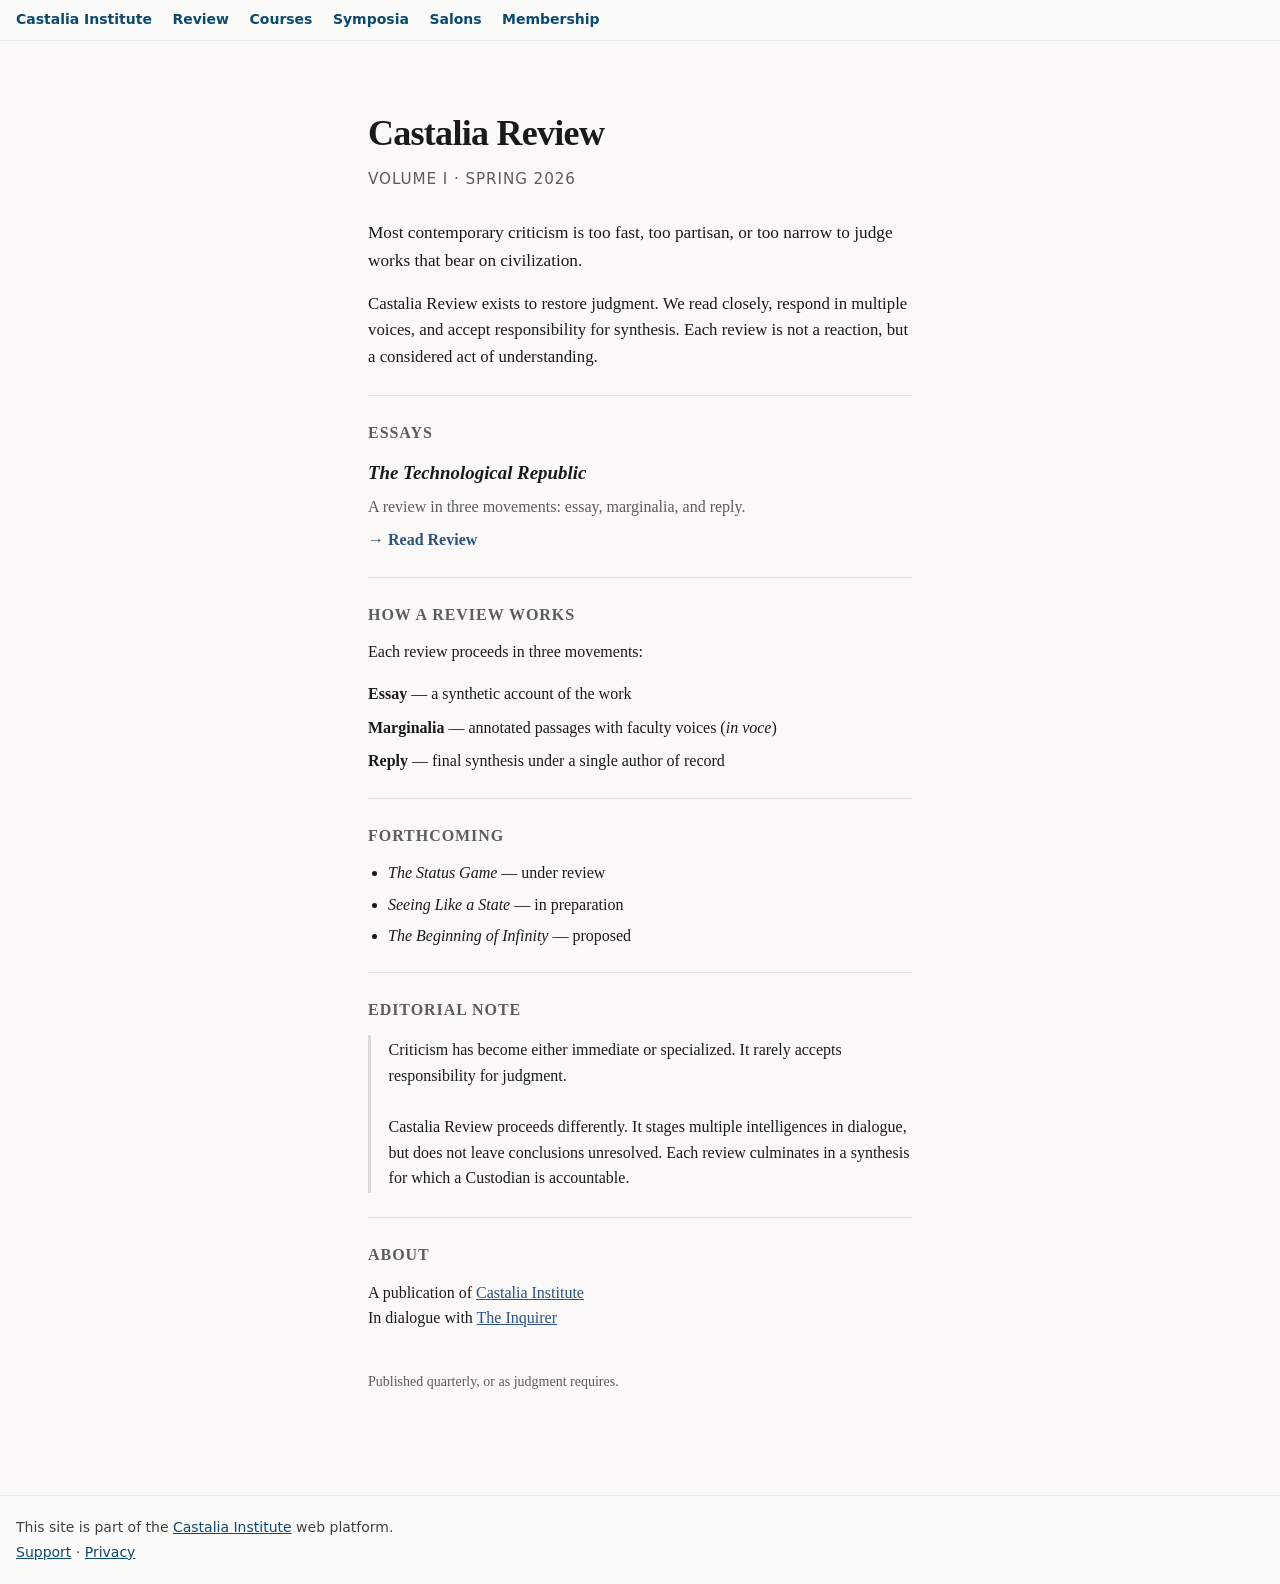
<file: index.html>
<!DOCTYPE html>
<html lang="en">
<head>
  <meta charset="utf-8" />
  <meta name="viewport" content="width=device-width, initial-scale=1" />
  <meta name="theme-color" content="#2c5282" media="(prefers-color-scheme: light)" />
  <meta name="theme-color" content="#121110" media="(prefers-color-scheme: dark)" />
  <title>Castalia Review | Castalia Institute</title>
  <meta name="description" content="Castalia Review restores slow, accountable judgment on books that bear on civilization through essay, marginalia, and reply." />
  <meta name="robots" content="index,follow,max-image-preview:large" />
  <link rel="canonical" href="https://review.castalia.institute/" />
  <link rel="alternate" hreflang="en" href="https://review.castalia.institute/" />
  <link rel="alternate" hreflang="x-default" href="https://review.castalia.institute/" />
  <meta property="og:type" content="website" />
  <meta property="og:locale" content="en_US" />
  <meta property="og:site_name" content="Castalia Review" />
  <meta property="og:title" content="Castalia Review | Castalia Institute" />
  <meta property="og:description" content="Most criticism is too fast, partisan, or narrow. Castalia Review restores judgment through essay, marginalia, and reply." />
  <meta property="og:url" content="https://review.castalia.institute/" />
  <meta name="twitter:card" content="summary" />
  <meta name="twitter:title" content="Castalia Review | Castalia Institute" />
  <meta name="twitter:description" content="Castalia Review restores judgment through close reading, multiple voices, and accountable synthesis." />
  <script type="application/ld+json">
{"@context":"https://schema.org","@graph":[{"@type":"WebSite","@id":"https://review.castalia.institute/#website","name":"Castalia Review","url":"https://review.castalia.institute/","description":"A publication of Castalia Institute: close reading and accountable synthesis through essay, marginalia, and reply.","publisher":{"@type":"Organization","name":"Castalia Institute","url":"https://castalia.institute/"}},{"@type":"WebPage","@id":"https://review.castalia.institute/#webpage","url":"https://review.castalia.institute/","name":"Castalia Review","description":"Most contemporary criticism is too fast, too partisan, or too narrow to judge works that bear on civilization.","isPartOf":{"@id":"https://review.castalia.institute/#website"},"publisher":{"@type":"Organization","name":"Castalia Institute","url":"https://castalia.institute/"},"mainEntity":{"@type":"ItemList","name":"Published reviews","numberOfItems":1,"itemListElement":[{"@type":"ListItem","position":1,"name":"The Technological Republic","url":"https://review.castalia.institute/reviews/the-technological-republic.html"}]}}]}
  </script>
  <style>
    :root {
      color-scheme: light dark;
      --ink: #1a1a1a;
      --muted: #5c5c5c;
      --line: rgba(0,0,0,.12);
      --bg: #faf9f7;
      --accent: #2c5282;
    }
    @media (prefers-color-scheme: dark) {
      :root {
        --ink: #e8e6e3;
        --muted: #9a9690;
        --line: rgba(255,255,255,.14);
        --bg: #121110;
        --accent: #90cdf4;
      }
    }
    * { box-sizing: border-box; }
    body {
      margin: 0;
      min-height: 100vh;
      font-family: "Iowan Old Style", "Palatino Linotype", Palatino, Georgia, serif;
      background: var(--bg);
      color: var(--ink);
      line-height: 1.6;
    }
    main {
      max-width: 38rem;
      margin: 0 auto;
      padding: clamp(2rem, 6vw, 4rem) clamp(1.25rem, 4vw, 2rem);
    }
    h1 {
      font-size: clamp(1.75rem, 4vw, 2.25rem);
      font-weight: 600;
      letter-spacing: -0.02em;
      margin: 0 0 0.25rem;
    }
    .volume {
      margin: 0 0 1.75rem;
      color: var(--muted);
      font-size: 0.95rem;
      text-transform: uppercase;
      letter-spacing: 0.06em;
      font-family: system-ui, sans-serif;
    }
    .doctrine {
      font-size: 1.08rem;
      margin: 0 0 1rem;
      max-width: 36rem;
    }
    .mission {
      font-size: 1.05rem;
      margin: 0;
    }
    section {
      border-top: 1px solid var(--line);
      padding-top: 1.5rem;
      margin-top: 1.5rem;
    }
    h2 {
      font-size: 1rem;
      font-weight: 600;
      text-transform: uppercase;
      letter-spacing: 0.06em;
      color: var(--muted);
      margin: 0 0 0.75rem;
    }
    p { margin: 0 0 1rem; }
    ul { margin: 0 0 1rem; padding-left: 1.25rem; }
    li { margin: 0.35rem 0; }
    a { color: var(--accent); }
    .essay-title {
      margin: 0;
      font-size: 1.18rem;
      font-weight: 600;
    }
    .essay-summary {
      color: var(--muted);
      margin: 0.35rem 0 0.5rem;
    }
    .essay-link {
      display: inline-block;
      text-decoration: none;
      font-weight: 600;
    }
    .movement-list {
      list-style: none;
      margin: 0;
      padding-left: 0;
    }
    .movement-list li {
      margin: 0.5rem 0;
    }
    .editor-note {
      border-left: 3px solid var(--line);
      padding: 0.15rem 0 0.15rem 1.1rem;
      margin: 0;
    }
    footer {
      margin-top: 2.5rem;
      font-size: 0.875rem;
      color: var(--muted);
    }
    footer p { margin: 0.35rem 0; }
  </style>
</head>
<body>
  <main>
    <h1>Castalia Review</h1>
    <p class="volume">Volume I · Spring 2026</p>
    <p class="doctrine">
      Most contemporary criticism is too fast, too partisan, or too narrow to judge works that bear on civilization.
    </p>
    <p class="mission">
      Castalia Review exists to restore judgment. We read closely, respond in multiple voices, and accept responsibility for synthesis.
      Each review is not a reaction, but a considered act of understanding.
    </p>

    <section>
      <h2>Essays</h2>
      <p class="essay-title"><cite>The Technological Republic</cite></p>
      <p class="essay-summary">A review in three movements: essay, marginalia, and reply.</p>
      <p><a class="essay-link" href="reviews/the-technological-republic.html">→ Read Review</a></p>
    </section>

    <section>
      <h2>How a Review Works</h2>
      <p>Each review proceeds in three movements:</p>
      <ul class="movement-list">
        <li><strong>Essay</strong> — a synthetic account of the work</li>
        <li><strong>Marginalia</strong> — annotated passages with faculty voices (<em>in voce</em>)</li>
        <li><strong>Reply</strong> — final synthesis under a single author of record</li>
      </ul>
    </section>

    <section>
      <h2>Forthcoming</h2>
      <ul>
        <li><cite>The Status Game</cite> — under review</li>
        <li><cite>Seeing Like a State</cite> — in preparation</li>
        <li><cite>The Beginning of Infinity</cite> — proposed</li>
      </ul>
    </section>

    <section>
      <h2>Editorial Note</h2>
      <p class="editor-note">
        Criticism has become either immediate or specialized. It rarely accepts responsibility for judgment.
        <br /><br />
        Castalia Review proceeds differently. It stages multiple intelligences in dialogue, but does not leave conclusions unresolved.
        Each review culminates in a synthesis for which a Custodian is accountable.
      </p>
    </section>

    <section>
      <h2>About</h2>
      <p>
        A publication of <a href="https://castalia.institute/">Castalia Institute</a><br />
        In dialogue with <a href="https://inquirer.castalia.institute/">The Inquirer</a>
      </p>
    </section>

    <footer>
      <p>Published quarterly, or as judgment requires.</p>
    </footer>
  </main>
  <script src="/castalia-chrome/inject.js" defer></script>
</body>
</html>
</file>
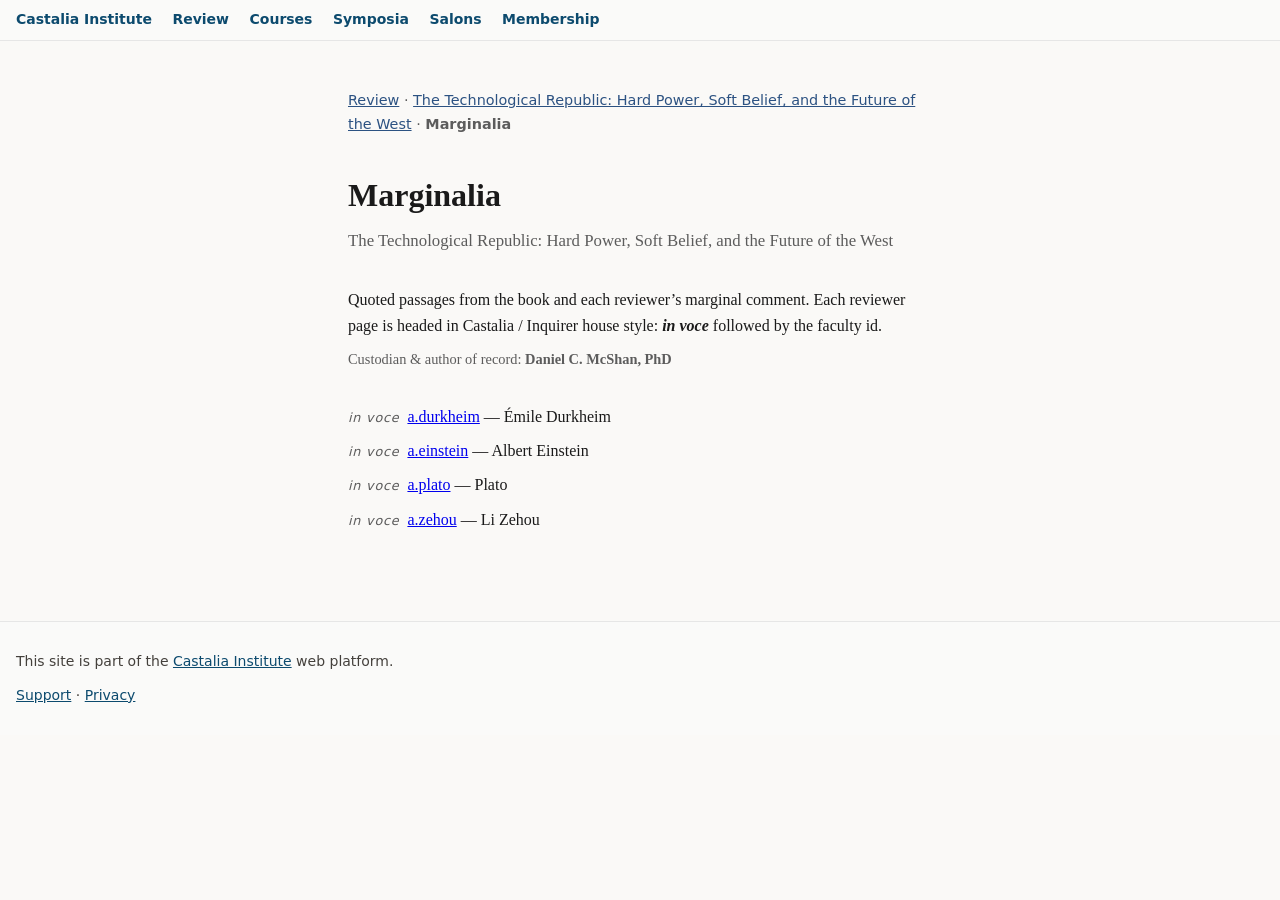
<file: reviews/the-technological-republic/marginalia/index.html>
<!DOCTYPE html>
<html lang="en">
<head>
  <meta charset="utf-8" />
  <meta name="viewport" content="width=device-width, initial-scale=1" />
  <meta name="theme-color" content="#2c5282" media="(prefers-color-scheme: light)" />
  <meta name="theme-color" content="#121110" media="(prefers-color-scheme: dark)" />
  <title>Marginalia — Castalia Review</title>
  <meta name="description" content="Quoted passages and reviewer marginalia for The Technological Republic: Hard Power, Soft Belief, and the Future of the West — Castalia Review (Castalia Institute)." />
  <meta name="robots" content="index,follow,max-image-preview:large" />
  <link rel="canonical" href="https://review.castalia.institute/reviews/the-technological-republic/marginalia/index.html" />
  <link rel="alternate" hreflang="en" href="https://review.castalia.institute/reviews/the-technological-republic/marginalia/index.html" />
  <link rel="alternate" hreflang="x-default" href="https://review.castalia.institute/reviews/the-technological-republic/marginalia/index.html" />
  <meta property="og:type" content="website" />
  <meta property="og:locale" content="en_US" />
  <meta property="og:site_name" content="Castalia Review" />
  <meta property="og:title" content="Marginalia — Castalia Review" />
  <meta property="og:description" content="Quoted passages and reviewer marginalia for The Technological Republic: Hard Power, Soft Belief, and the Future of the West — Castalia Review (Castalia Institute)." />
  <meta property="og:url" content="https://review.castalia.institute/reviews/the-technological-republic/marginalia/index.html" />
  <meta name="twitter:card" content="summary" />
  <meta name="twitter:title" content="Marginalia — Castalia Review" />
  <meta name="twitter:description" content="Quoted passages and reviewer marginalia for The Technological Republic: Hard Power, Soft Belief, and the Future of the West — Castalia Review (Castalia Institute)." />
  <script type="application/ld+json">
{"@context":"https://schema.org","@graph":[{"@type":"WebPage","@id":"https://review.castalia.institute/reviews/the-technological-republic/marginalia/index.html#webpage","url":"https://review.castalia.institute/reviews/the-technological-republic/marginalia/index.html","name":"Marginalia — The Technological Republic: Hard Power, Soft Belief, and the Future of the West","description":"Quoted passages and reviewer marginalia for The Technological Republic: Hard Power, Soft Belief, and the Future of the West — Castalia Review (Castalia Institute).","inLanguage":"en-US","isPartOf":{"@type":"WebSite","name":"Castalia Review","url":"https://review.castalia.institute/"},"publisher":{"@type":"Organization","name":"Castalia Institute","url":"https://castalia.institute/"},"about":{"@type":"Book","name":"The Technological Republic: Hard Power, Soft Belief, and the Future of the West","author":[{"@type":"Person","name":"Alex Karp"},{"@type":"Person","name":"Nicholas W. Zamiska"}]}},{"@type":"BreadcrumbList","@id":"https://review.castalia.institute/reviews/the-technological-republic/marginalia/index.html#breadcrumb","itemListElement":[{"@type":"ListItem","position":1,"name":"Castalia Review","item":"https://review.castalia.institute/"},{"@type":"ListItem","position":2,"name":"The Technological Republic","item":"https://review.castalia.institute/reviews/the-technological-republic.html"},{"@type":"ListItem","position":3,"name":"Marginalia","item":"https://review.castalia.institute/reviews/the-technological-republic/marginalia/index.html"}]}]}
  </script>
  <style>
:root {
  color-scheme: light dark;
  --ink: #1a1a1a;
  --muted: #5c5c5c;
  --line: rgba(0,0,0,.12);
  --bg: #faf9f7;
  --accent: #2c5282;
  --quote-bg: rgba(0,0,0,.04);
}
@media (prefers-color-scheme: dark) {
  :root {
    --ink: #e8e6e3;
    --muted: #9a9690;
    --line: rgba(255,255,255,.14);
    --bg: #121110;
    --accent: #90cdf4;
    --quote-bg: rgba(255,255,255,.06);
  }
}
* { box-sizing: border-box; }
body { margin: 0; font-family: "Iowan Old Style", "Palatino Linotype", Palatino, Georgia, serif; background: var(--bg); color: var(--ink); line-height: 1.65; }
main { max-width: 40rem; margin: 0 auto; padding: clamp(1.5rem, 5vw, 3rem) clamp(1rem, 4vw, 1.75rem); }
nav.top { font-size: 0.9rem; color: var(--muted); margin-bottom: 2rem; font-family: system-ui, sans-serif; }
nav.top a { color: var(--accent); }
h1 { font-size: clamp(1.5rem, 3.5vw, 2rem); font-weight: 600; margin: 0 0 0.35rem; }
.sub { color: var(--muted); margin: 0 0 2rem; font-size: 1.05rem; }
article { border-top: 1px solid var(--line); padding: 1.35rem 0; }
.loc { font-size: 0.8rem; text-transform: uppercase; letter-spacing: 0.05em; color: var(--muted); margin-bottom: 0.5rem; }
blockquote.book {
  margin: 0 0 1rem;
  padding: 0.85rem 1rem;
  border-left: 4px solid var(--accent);
  background: var(--quote-bg);
  font-style: italic;
}
.comment { margin: 0; }
ul.toc { list-style: none; padding: 0; margin: 1.5rem 0 0; }
ul.toc li { margin: 0.5rem 0; }
.in-voce-line { font-family: system-ui, sans-serif; font-size: 0.88rem; letter-spacing: 0.05em; color: var(--muted); margin: 0 0 1.25rem; }
.in-voce-line .in-voce-phrase em { font-style: italic; font-weight: inherit; }
.in-voce-line .faculty-id { font-weight: 600; color: var(--ink); font-style: normal; }
.in-voce-marginalia-link { font-size: 0.82rem; margin-left: 0.35rem; color: var(--accent); text-decoration: none; font-family: system-ui, sans-serif; }
.in-voce-marginalia-link:hover { text-decoration: underline; }
.toc .in-voce-prefix { font-family: system-ui, sans-serif; font-size: 0.8rem; letter-spacing: 0.06em; color: var(--muted); margin-right: 0.25rem; }
.toc .in-voce-prefix em { font-style: italic; }
</style>
</head>
<body>
  <main>
    <nav class="top"><a href="https://review.castalia.institute/">Review</a> · <a href="../the-technological-republic.html">The Technological Republic: Hard Power, Soft Belief, and the Future of the West</a> · <strong>Marginalia</strong></nav>
    <h1>Marginalia</h1>
    
    <p class="sub">The Technological Republic: Hard Power, Soft Belief, and the Future of the West</p>
    <p>Quoted passages from the book and each reviewer’s marginal comment. Each reviewer page is headed in Castalia / Inquirer house style: <strong><em>in voce</em></strong> followed by the faculty id.</p>
<p class="sub" style="font-size:0.9rem;margin-top:-0.5rem;">Custodian &amp; author of record: <strong>Daniel C. McShan, PhD</strong></p>
<ul class="toc"><li><span class="in-voce-prefix"><em>in voce</em></span> <a href="./a.durkheim.html"><span class="faculty-id">a.durkheim</span></a> — Émile Durkheim</li>
<li><span class="in-voce-prefix"><em>in voce</em></span> <a href="./a.einstein.html"><span class="faculty-id">a.einstein</span></a> — Albert Einstein</li>
<li><span class="in-voce-prefix"><em>in voce</em></span> <a href="./a.plato.html"><span class="faculty-id">a.plato</span></a> — Plato</li>
<li><span class="in-voce-prefix"><em>in voce</em></span> <a href="./a.zehou.html"><span class="faculty-id">a.zehou</span></a> — Li Zehou</li></ul>
  </main>
  <script src="/castalia-chrome/inject.js" defer></script>
</body>
</html>
</file>
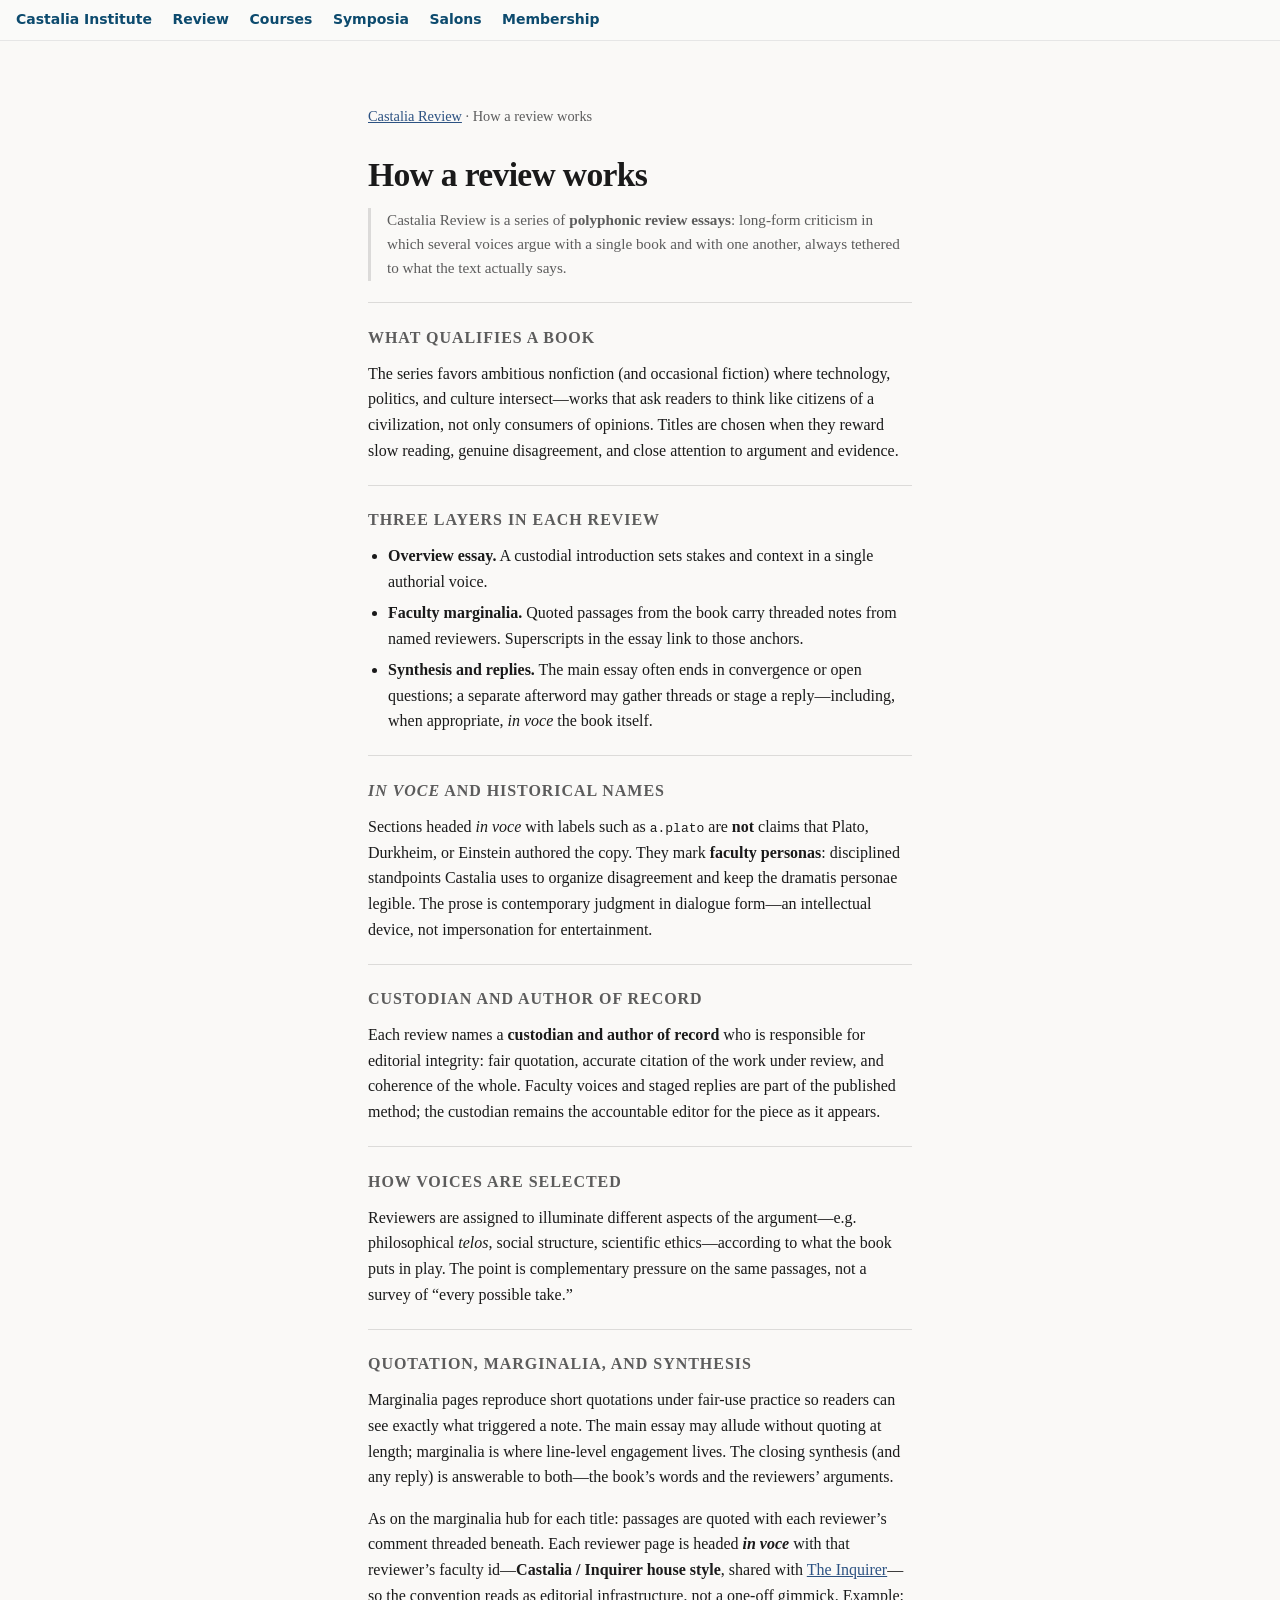
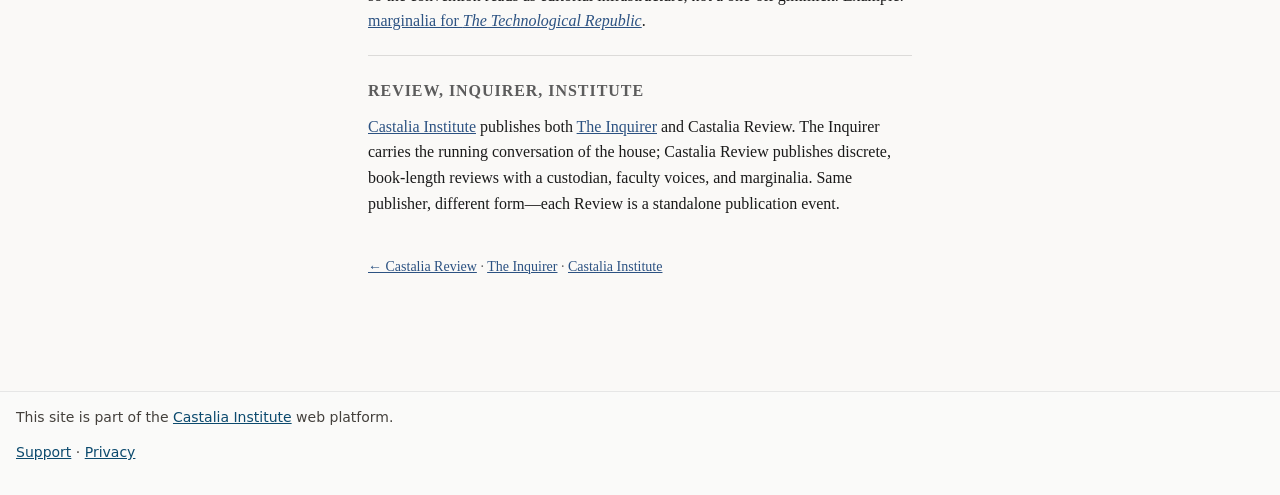
<file: about.html>
<!DOCTYPE html>
<html lang="en">
<head>
  <meta charset="utf-8" />
  <meta name="viewport" content="width=device-width, initial-scale=1" />
  <meta name="theme-color" content="#2c5282" media="(prefers-color-scheme: light)" />
  <meta name="theme-color" content="#121110" media="(prefers-color-scheme: dark)" />
  <title>How a review works — Castalia Review | Castalia Institute</title>
  <meta name="description" content="How Castalia Review works: overview essay, in voce faculty voices, quoted marginalia (Castalia / Inquirer house style), custodian of record, and synthesis. Editorial standards of the series." />
  <meta name="robots" content="index,follow,max-image-preview:large" />
  <link rel="canonical" href="https://review.castalia.institute/about.html" />
  <link rel="alternate" hreflang="en" href="https://review.castalia.institute/about.html" />
  <link rel="alternate" hreflang="x-default" href="https://review.castalia.institute/about.html" />
  <meta property="og:type" content="website" />
  <meta property="og:locale" content="en_US" />
  <meta property="og:site_name" content="Castalia Review" />
  <meta property="og:title" content="How a review works — Castalia Review" />
  <meta property="og:description" content="Overview essay, in voce faculty voices, quoted marginalia (Castalia / Inquirer house style), custodian of record, and synthesis." />
  <meta property="og:url" content="https://review.castalia.institute/about.html" />
  <meta name="twitter:card" content="summary" />
  <meta name="twitter:title" content="How a review works — Castalia Review" />
  <meta name="twitter:description" content="How Castalia Review works: marginalia on quoted passages, in voce faculty ids, custodian of record, synthesis." />
  <script type="application/ld+json">
{"@context":"https://schema.org","@graph":[{"@type":"WebPage","@id":"https://review.castalia.institute/about.html#webpage","url":"https://review.castalia.institute/about.html","name":"How a review works — Castalia Review","description":"How Castalia Review works: overview essay, in voce faculty voices, quoted marginalia (Castalia / Inquirer house style), custodian of record, and synthesis. Editorial standards of the series.","inLanguage":"en-US","isPartOf":{"@type":"WebSite","name":"Castalia Review","url":"https://review.castalia.institute/"},"publisher":{"@type":"Organization","name":"Castalia Institute","url":"https://castalia.institute/"}},{"@type":"BreadcrumbList","@id":"https://review.castalia.institute/about.html#breadcrumb","itemListElement":[{"@type":"ListItem","position":1,"name":"Castalia Review","item":"https://review.castalia.institute/"},{"@type":"ListItem","position":2,"name":"How a review works","item":"https://review.castalia.institute/about.html"}]}]}
  </script>
  <style>
    :root {
      color-scheme: light dark;
      --ink: #1a1a1a;
      --muted: #5c5c5c;
      --line: rgba(0,0,0,.12);
      --bg: #faf9f7;
      --accent: #2c5282;
    }
    @media (prefers-color-scheme: dark) {
      :root {
        --ink: #e8e6e3;
        --muted: #9a9690;
        --line: rgba(255,255,255,.14);
        --bg: #121110;
        --accent: #90cdf4;
      }
    }
    * { box-sizing: border-box; }
    body {
      margin: 0;
      min-height: 100vh;
      font-family: "Iowan Old Style", "Palatino Linotype", Palatino, Georgia, serif;
      background: var(--bg);
      color: var(--ink);
      line-height: 1.6;
    }
    main {
      max-width: 38rem;
      margin: 0 auto;
      padding: clamp(2rem, 6vw, 4rem) clamp(1.25rem, 4vw, 2rem);
    }
    h1 {
      font-size: clamp(1.65rem, 4vw, 2.1rem);
      font-weight: 600;
      letter-spacing: -0.02em;
      margin: 0 0 0.35rem;
    }
    .crumb {
      font-size: 0.9rem;
      color: var(--muted);
      margin: 0 0 1.25rem;
    }
    .crumb a { color: var(--accent); }
    section {
      border-top: 1px solid var(--line);
      padding-top: 1.35rem;
      margin-top: 1.35rem;
    }
    h2 {
      font-size: 1rem;
      font-weight: 600;
      text-transform: uppercase;
      letter-spacing: 0.06em;
      color: var(--muted);
      margin: 0 0 0.65rem;
    }
    p { margin: 0 0 1rem; }
    ul { margin: 0 0 1rem; padding-left: 1.25rem; }
    li { margin: 0.35rem 0; }
    a { color: var(--accent); }
    footer {
      margin-top: 2.5rem;
      font-size: 0.875rem;
      color: var(--muted);
    }
    .note {
      font-size: 0.95rem;
      color: var(--muted);
      border-left: 3px solid var(--line);
      padding-left: 1rem;
      margin: 0 0 1rem;
    }
  </style>
</head>
<body>
  <main>
    <p class="crumb"><a href="https://review.castalia.institute/">Castalia Review</a> · How a review works</p>
    <h1>How a review works</h1>
    <p class="note">
      Castalia Review is a series of <strong>polyphonic review essays</strong>: long-form criticism in which several voices argue with a single book and with one another, always tethered to what the text actually says.
    </p>

    <section>
      <h2>What qualifies a book</h2>
      <p>
        The series favors ambitious nonfiction (and occasional fiction) where technology, politics, and culture intersect—works that ask readers to think like citizens of a civilization, not only consumers of opinions.
        Titles are chosen when they reward slow reading, genuine disagreement, and close attention to argument and evidence.
      </p>
    </section>

    <section>
      <h2>Three layers in each review</h2>
      <ul>
        <li><strong>Overview essay.</strong> A custodial introduction sets stakes and context in a single authorial voice.</li>
        <li><strong>Faculty marginalia.</strong> Quoted passages from the book carry threaded notes from named reviewers. Superscripts in the essay link to those anchors.</li>
        <li><strong>Synthesis and replies.</strong> The main essay often ends in convergence or open questions; a separate afterword may gather threads or stage a reply—including, when appropriate, <em>in voce</em> the book itself.</li>
      </ul>
    </section>

    <section>
      <h2><em>In voce</em> and historical names</h2>
      <p>
        Sections headed <em>in voce</em> with labels such as <code>a.plato</code> are <strong>not</strong> claims that Plato, Durkheim, or Einstein authored the copy.
        They mark <strong>faculty personas</strong>: disciplined standpoints Castalia uses to organize disagreement and keep the dramatis personae legible.
        The prose is contemporary judgment in dialogue form—an intellectual device, not impersonation for entertainment.
      </p>
    </section>

    <section>
      <h2>Custodian and author of record</h2>
      <p>
        Each review names a <strong>custodian and author of record</strong> who is responsible for editorial integrity: fair quotation, accurate citation of the work under review, and coherence of the whole.
        Faculty voices and staged replies are part of the published method; the custodian remains the accountable editor for the piece as it appears.
      </p>
    </section>

    <section>
      <h2>How voices are selected</h2>
      <p>
        Reviewers are assigned to illuminate different aspects of the argument—e.g. philosophical <em>telos</em>, social structure, scientific ethics—according to what the book puts in play.
        The point is complementary pressure on the same passages, not a survey of “every possible take.”
      </p>
    </section>

    <section>
      <h2>Quotation, marginalia, and synthesis</h2>
      <p>
        Marginalia pages reproduce short quotations under fair-use practice so readers can see exactly what triggered a note.
        The main essay may allude without quoting at length; marginalia is where line-level engagement lives.
        The closing synthesis (and any reply) is answerable to both—the book’s words and the reviewers’ arguments.
      </p>
      <p>
        As on the marginalia hub for each title: passages are quoted with each reviewer’s comment threaded beneath.
        Each reviewer page is headed <strong><em>in voce</em></strong> with that reviewer’s faculty id—<strong>Castalia / Inquirer house style</strong>, shared with <a href="https://inquirer.castalia.institute/">The Inquirer</a>—so the convention reads as editorial infrastructure, not a one-off gimmick.
        Example: <a href="https://review.castalia.institute/reviews/the-technological-republic/marginalia/index.html">marginalia for <cite>The Technological Republic</cite></a>.
      </p>
    </section>

    <section>
      <h2>Review, Inquirer, Institute</h2>
      <p>
        <a href="https://castalia.institute/">Castalia Institute</a> publishes both <a href="https://inquirer.castalia.institute/">The Inquirer</a> and Castalia Review.
        The Inquirer carries the running conversation of the house; Castalia Review publishes discrete, book-length reviews with a custodian, faculty voices, and marginalia.
        Same publisher, different form—each Review is a standalone publication event.
      </p>
    </section>

    <footer>
      <p><a href="https://review.castalia.institute/">← Castalia Review</a>
        · <a href="https://inquirer.castalia.institute/">The Inquirer</a>
        · <a href="https://castalia.institute/">Castalia Institute</a></p>
    </footer>
  </main>
  <script src="/castalia-chrome/inject.js" defer></script>
</body>
</html>
</file>
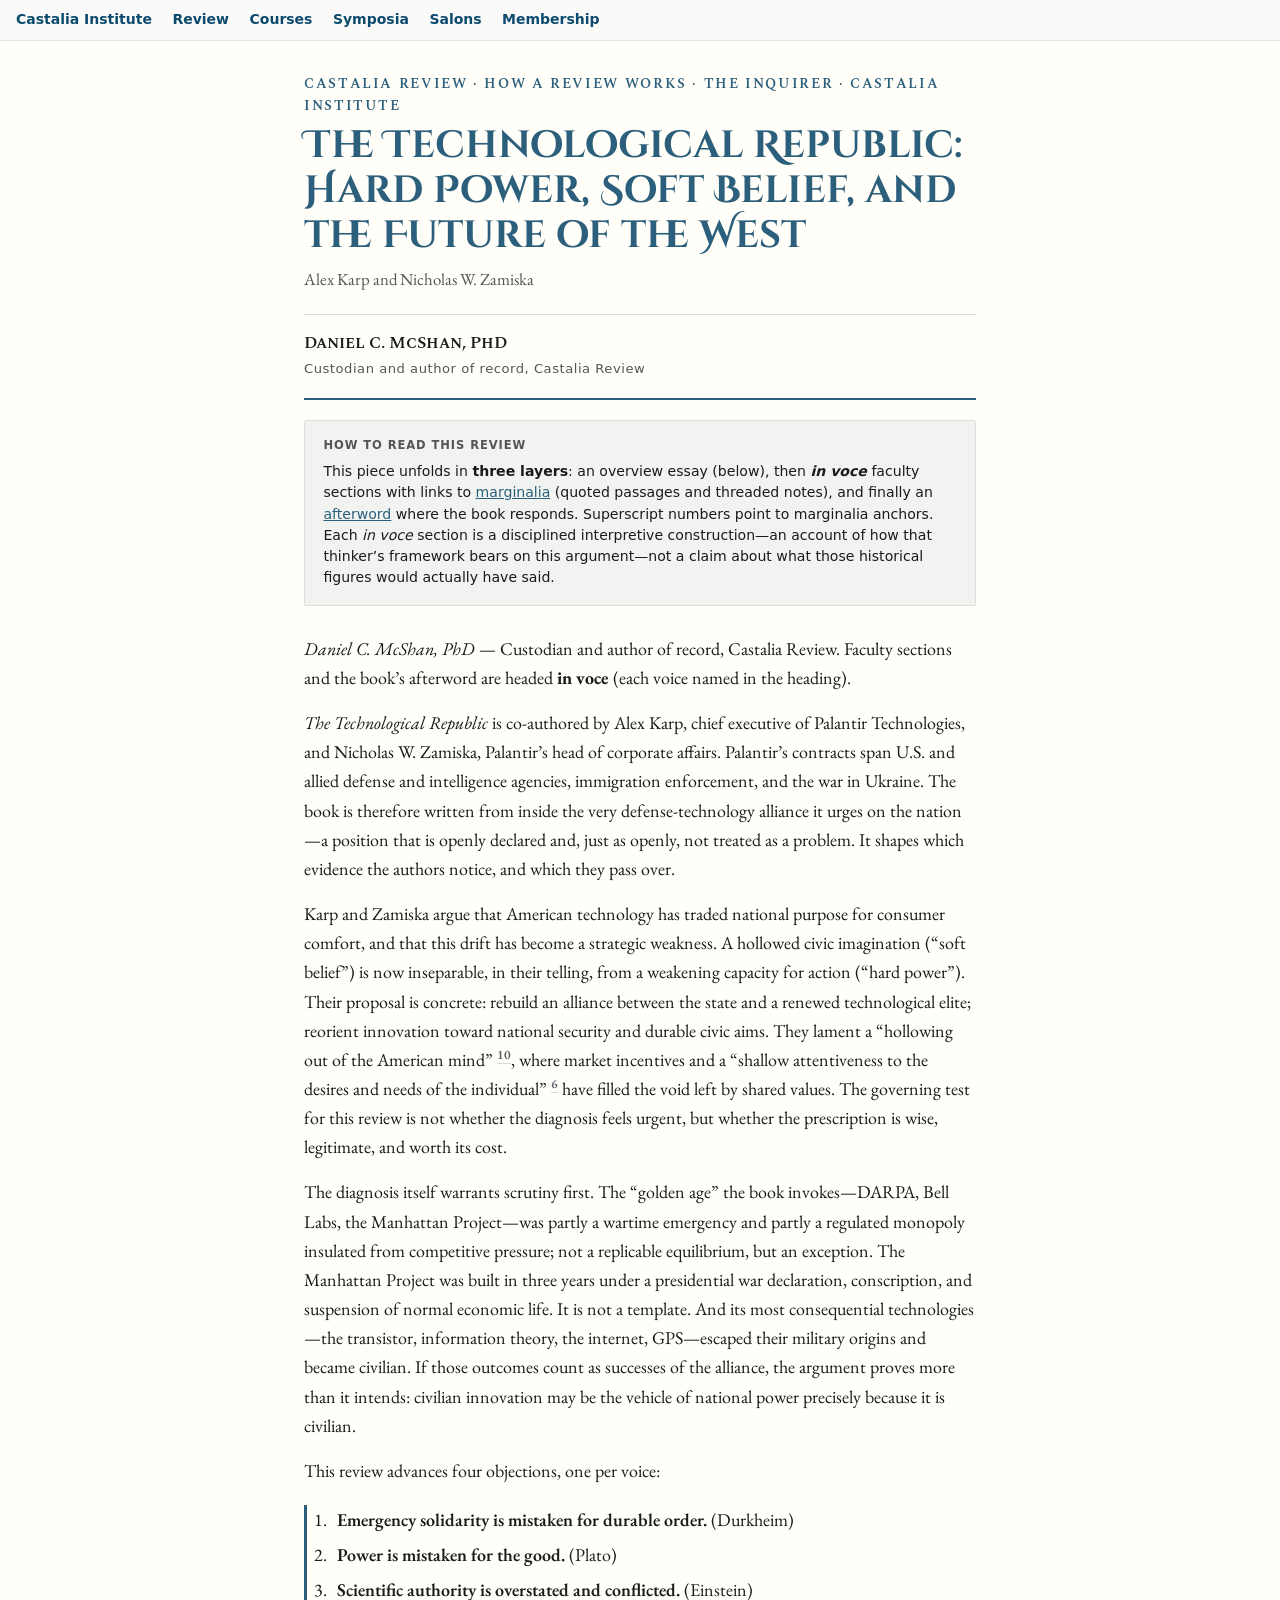
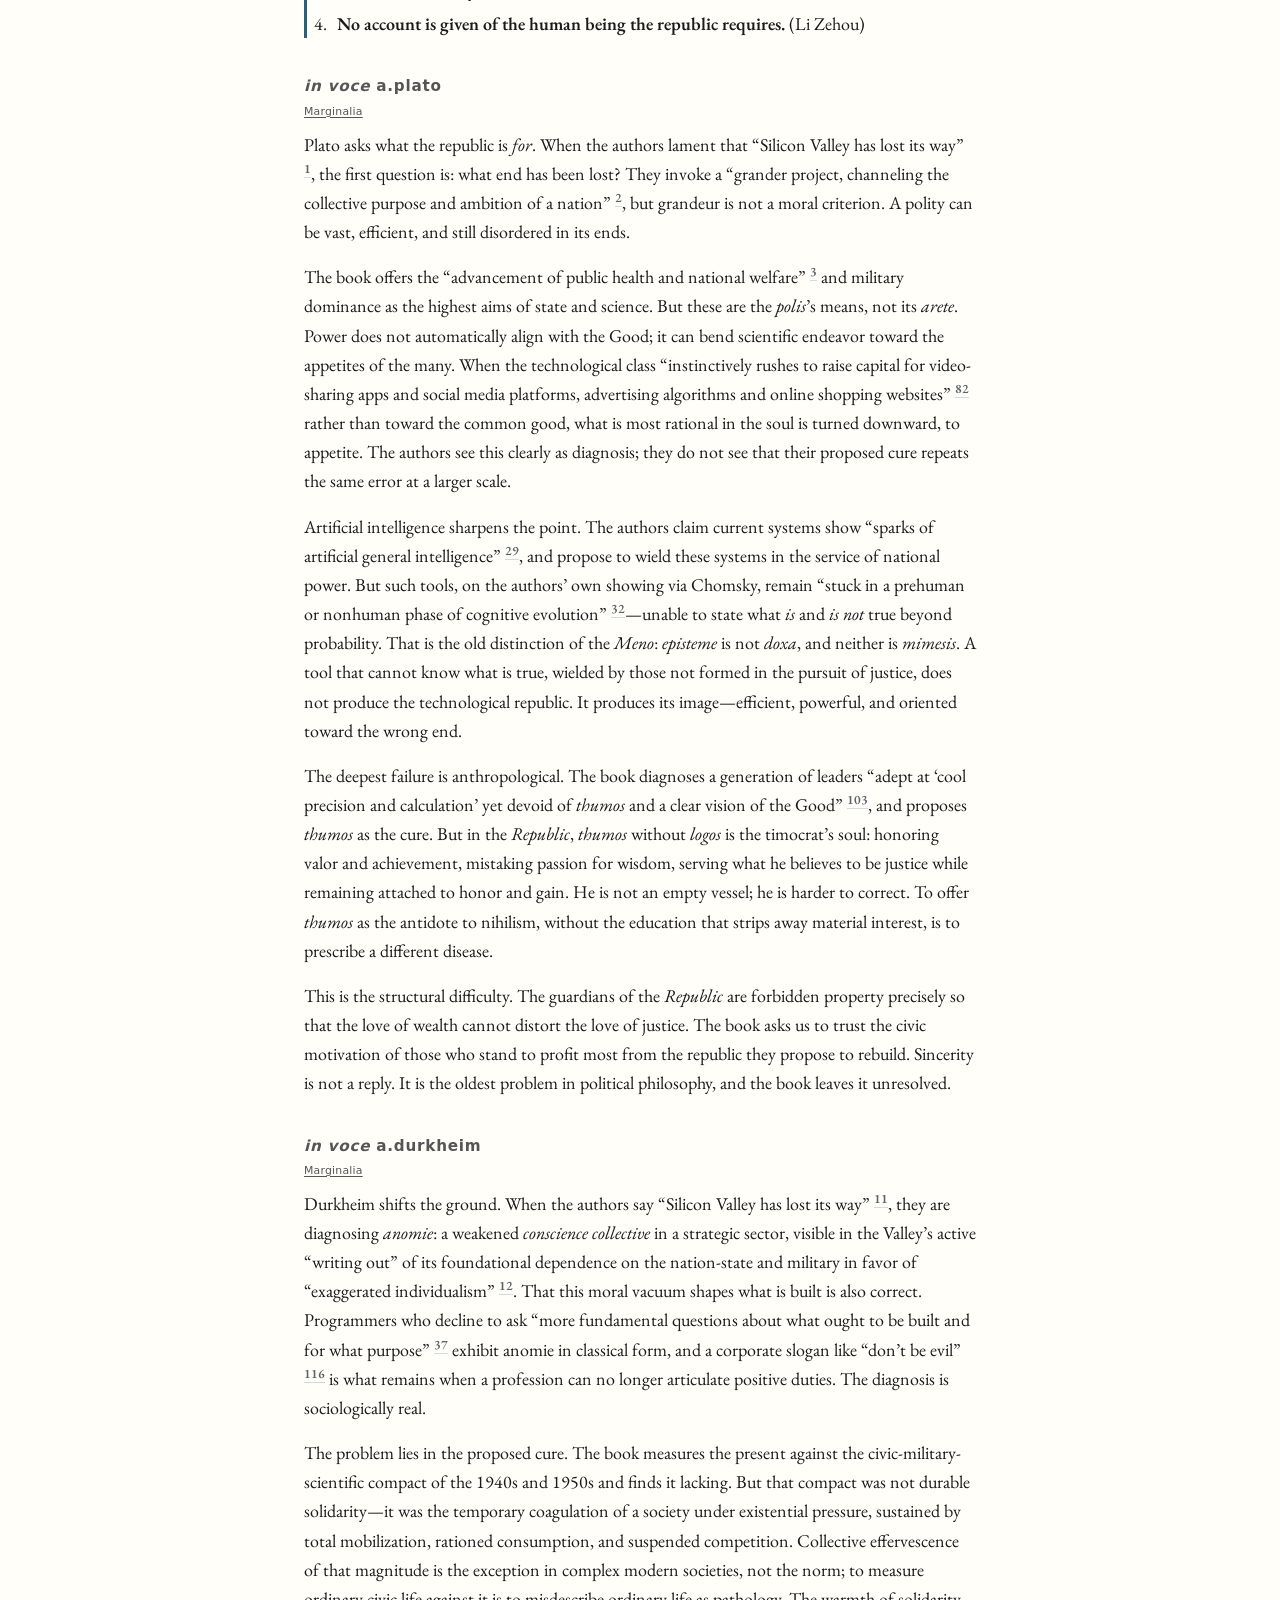
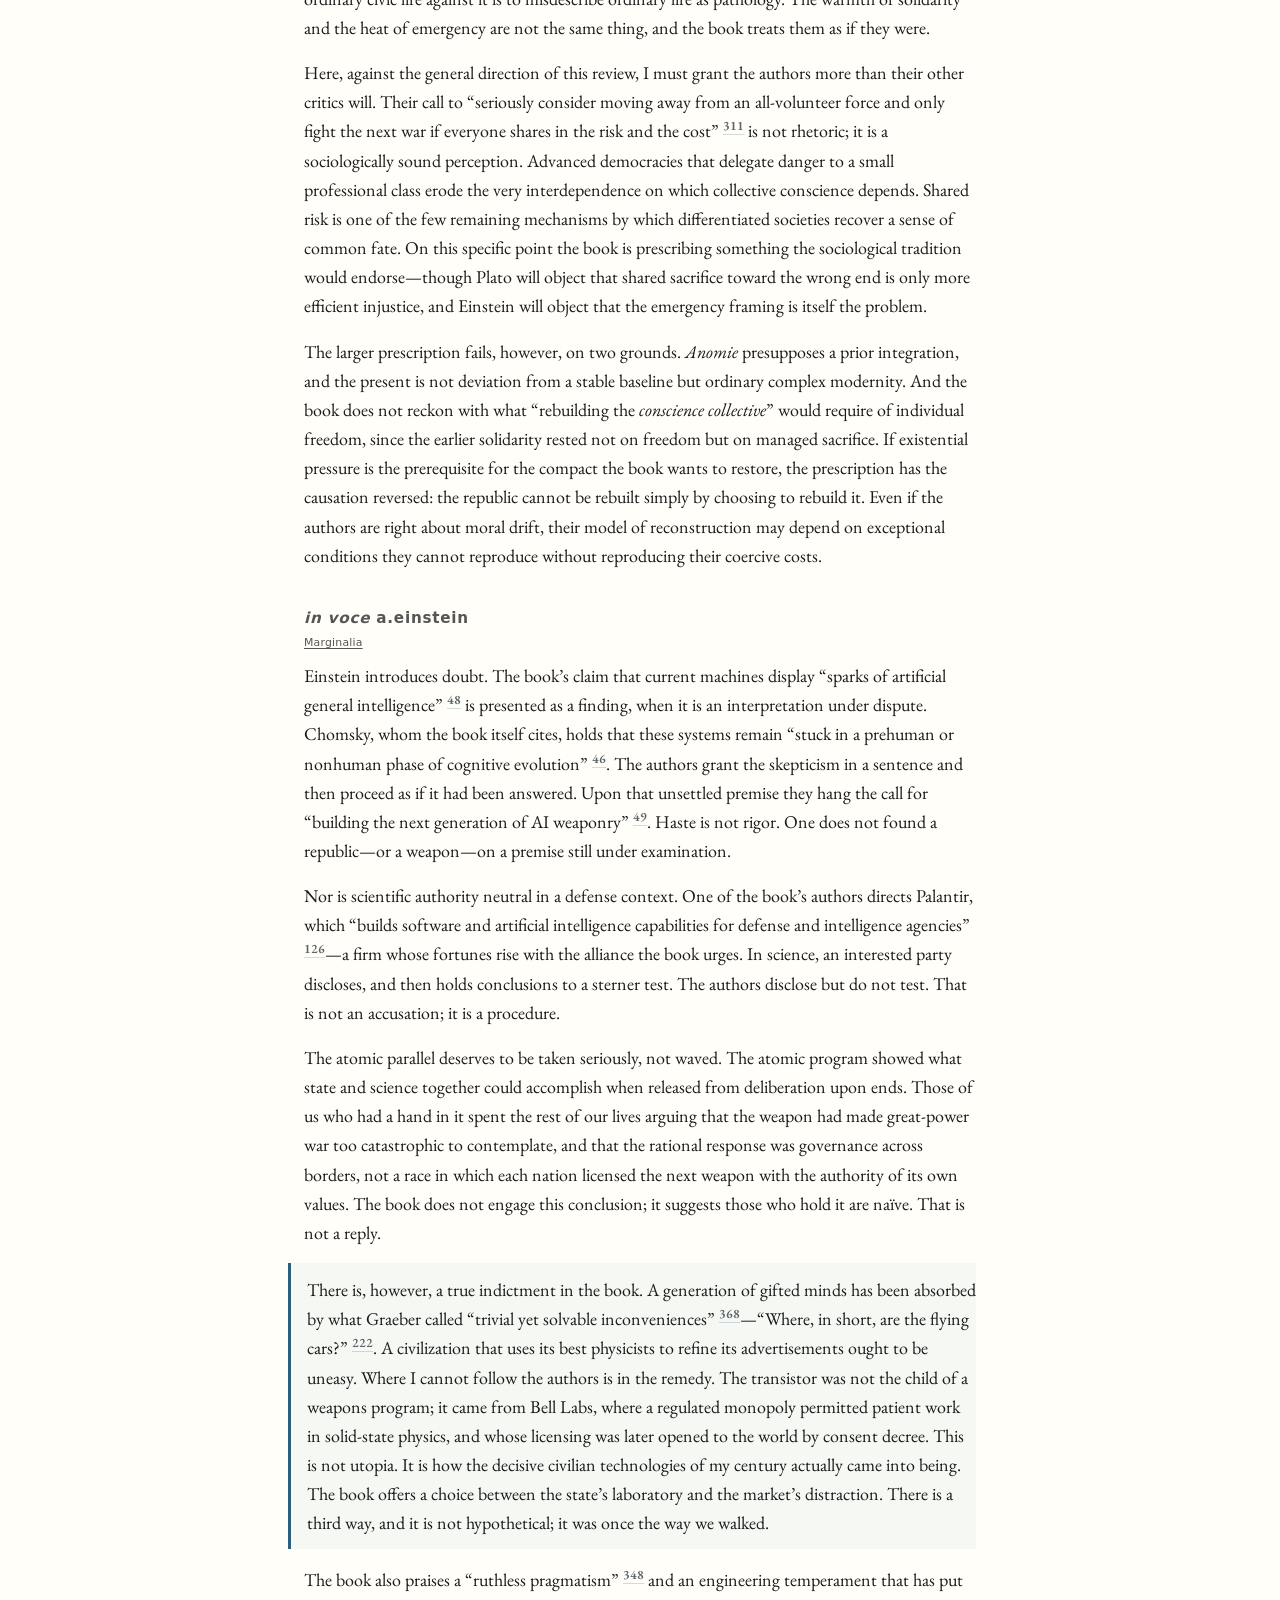
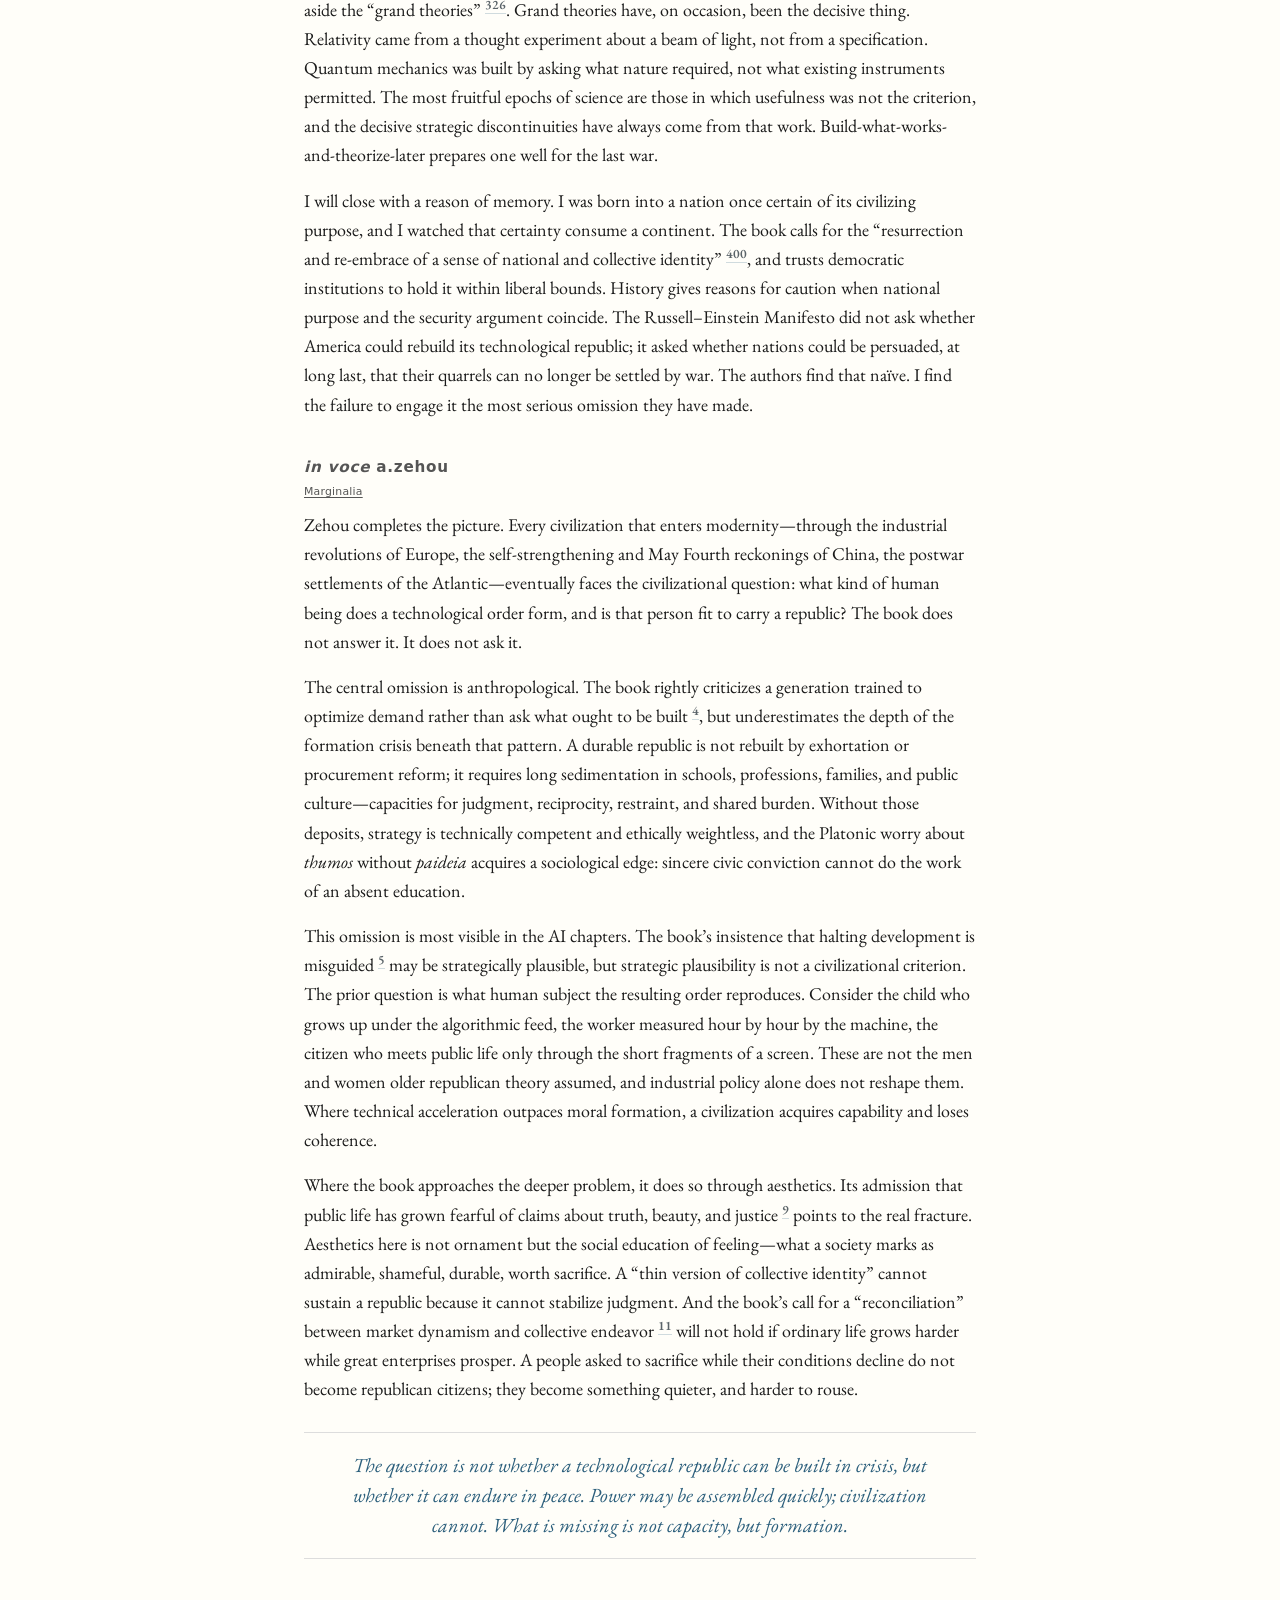
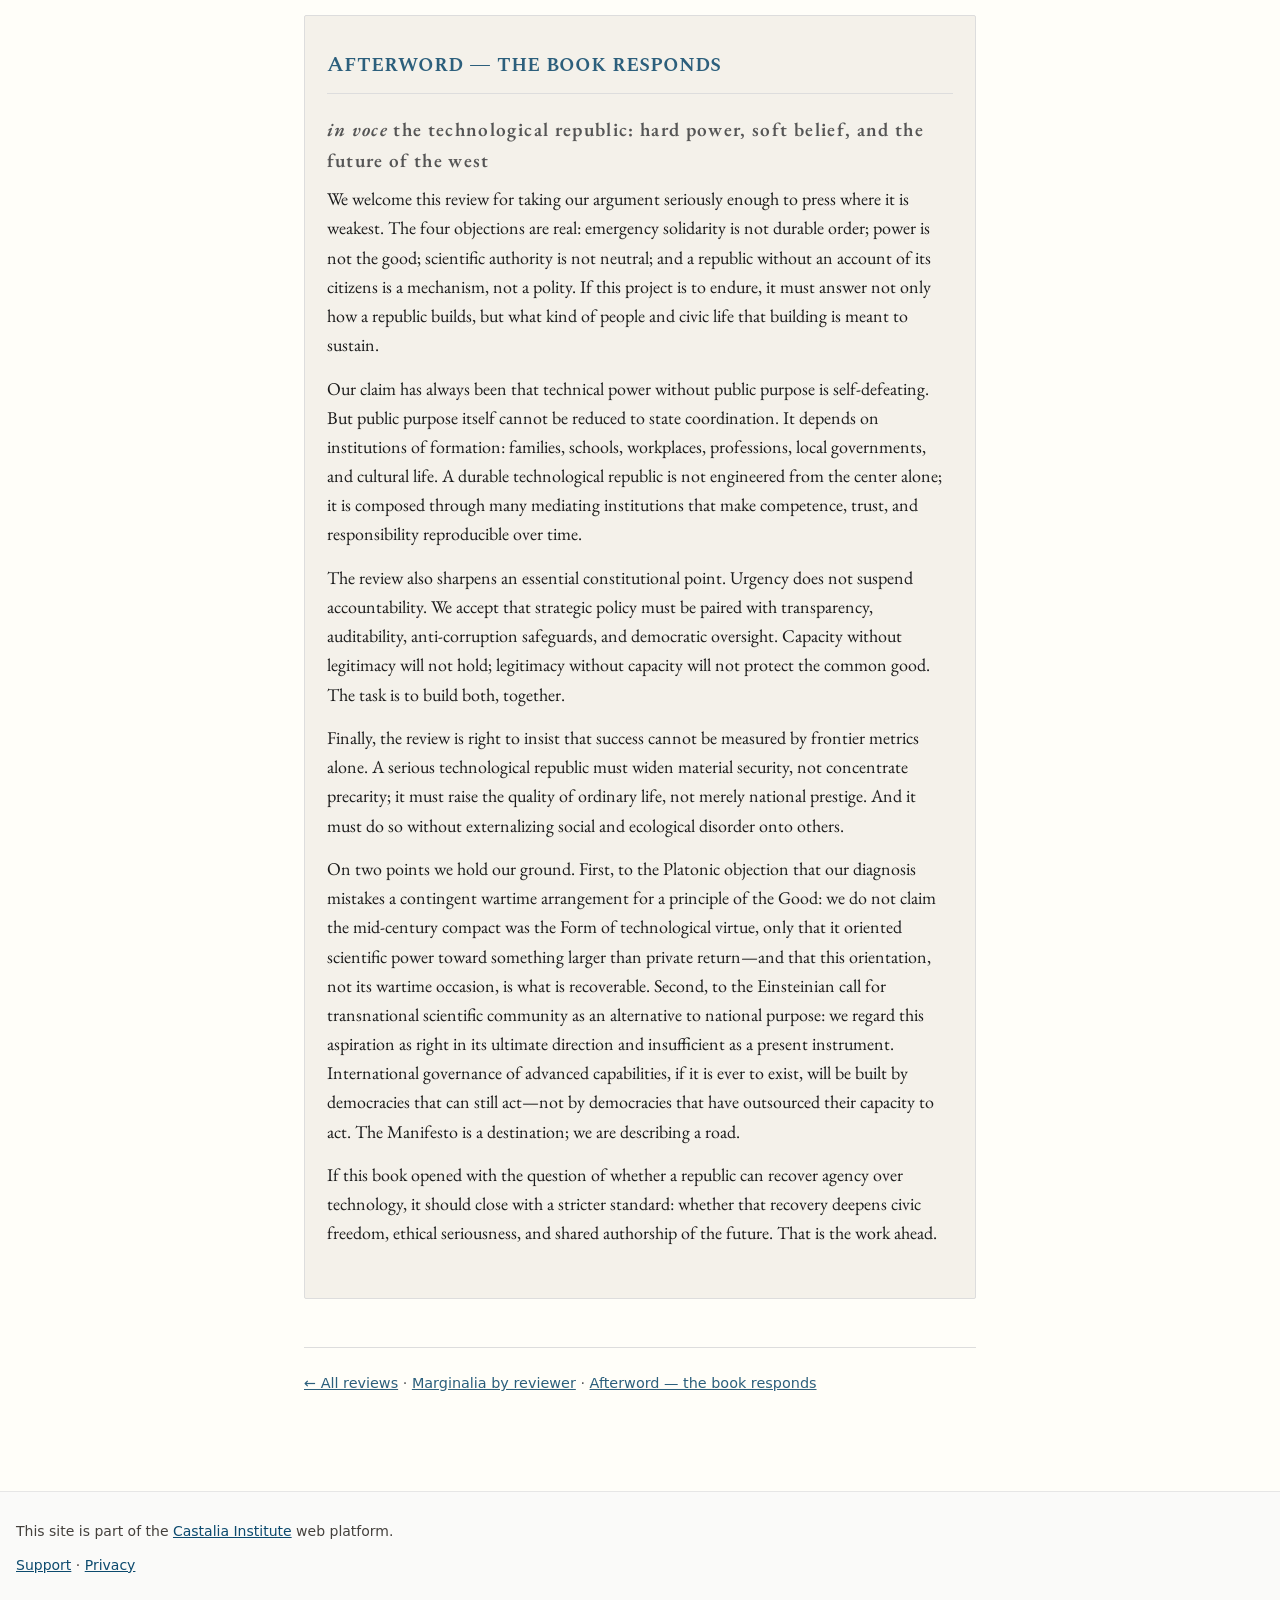
<file: reviews/the-technological-republic.html>
<!DOCTYPE html>
<html lang="en">
<head>
  <meta charset="utf-8" />
  <meta name="viewport" content="width=device-width, initial-scale=1" />
  <meta name="theme-color" content="#2c5282" media="(prefers-color-scheme: light)" />
  <meta name="theme-color" content="#121110" media="(prefers-color-scheme: dark)" />
  <title>The Technological Republic: Hard Power, Soft Belief, and the Future of the West | Castalia Review</title>
  <meta name="description" content="The Technological Republic: Hard Power, Soft Belief, and the Future of the West by Alex Karp and Nicholas W. Zamiska — Castalia Review: four faculty voices in dialogue, quoted marginalia, and an afterword in the book’s voice. Published by Castalia Institute." />
  <meta name="robots" content="index,follow,max-image-preview:large" />
  <link rel="canonical" href="https://review.castalia.institute/reviews/the-technological-republic.html" />
  <link rel="alternate" hreflang="en" href="https://review.castalia.institute/reviews/the-technological-republic.html" />
  <link rel="alternate" hreflang="x-default" href="https://review.castalia.institute/reviews/the-technological-republic.html" />
  <meta property="og:type" content="article" />
  <meta property="og:locale" content="en_US" />
  <meta property="article:published_time" content="2026-03-15T12:00:00.000Z" />
  <meta property="article:modified_time" content="2026-04-22T12:00:00.000Z" />
  <meta property="og:site_name" content="Castalia Review" />
  <meta property="og:title" content="The Technological Republic: Hard Power, Soft Belief, and the Future of the West | Castalia Review" />
  <meta property="og:description" content="The Technological Republic: Hard Power, Soft Belief, and the Future of the West by Alex Karp and Nicholas W. Zamiska — Castalia Review: four faculty voices in dialogue, quoted marginalia, and an afterword in the book’s voice. Published by Castalia Institute." />
  <meta property="og:url" content="https://review.castalia.institute/reviews/the-technological-republic.html" />
  <meta name="twitter:card" content="summary" />
  <meta name="twitter:title" content="The Technological Republic: Hard Power, Soft Belief, and the Future of the West | Castalia Review" />
  <meta name="twitter:description" content="The Technological Republic: Hard Power, Soft Belief, and the Future of the West by Alex Karp and Nicholas W. Zamiska — Castalia Review: four faculty voices in dialogue, quoted marginalia, and an afterword in the book’s voice. Published by Castalia Institute." />
  <script type="application/ld+json">
{"@context":"https://schema.org","@graph":[{"@type":"WebPage","@id":"https://review.castalia.institute/reviews/the-technological-republic.html#webpage","url":"https://review.castalia.institute/reviews/the-technological-republic.html","name":"The Technological Republic: Hard Power, Soft Belief, and the Future of the West — Castalia Review","description":"The Technological Republic: Hard Power, Soft Belief, and the Future of the West by Alex Karp and Nicholas W. Zamiska — Castalia Review: four faculty voices in dialogue, quoted marginalia, and an afterword in the book’s voice. Published by Castalia Institute.","inLanguage":"en-US","datePublished":"2026-03-15","dateModified":"2026-04-22","isPartOf":{"@type":"WebSite","name":"Castalia Review","url":"https://review.castalia.institute/"},"publisher":{"@type":"Organization","name":"Castalia Institute","url":"https://castalia.institute/"},"mainEntity":{"@id":"https://review.castalia.institute/reviews/the-technological-republic.html#castalia-review"}},{"@type":"Review","@id":"https://review.castalia.institute/reviews/the-technological-republic.html#castalia-review","url":"https://review.castalia.institute/reviews/the-technological-republic.html","name":"The Technological Republic: Hard Power, Soft Belief, and the Future of the West — Castalia Review","headline":"The Technological Republic: Hard Power, Soft Belief, and the Future of the West — Castalia Review","description":"The Technological Republic: Hard Power, Soft Belief, and the Future of the West by Alex Karp and Nicholas W. Zamiska — Castalia Review: four faculty voices in dialogue, quoted marginalia, and an afterword in the book’s voice. Published by Castalia Institute.","inLanguage":"en-US","datePublished":"2026-03-15","dateModified":"2026-04-22","itemReviewed":{"@type":"Book","name":"The Technological Republic: Hard Power, Soft Belief, and the Future of the West","author":[{"@type":"Person","name":"Alex Karp"},{"@type":"Person","name":"Nicholas W. Zamiska"}]},"author":{"@type":"Organization","name":"Castalia Institute","url":"https://castalia.institute/"},"publisher":{"@type":"Organization","name":"Castalia Institute","url":"https://castalia.institute/"}},{"@type":"BreadcrumbList","@id":"https://review.castalia.institute/reviews/the-technological-republic.html#breadcrumb","itemListElement":[{"@type":"ListItem","position":1,"name":"Castalia Review","item":"https://review.castalia.institute/"},{"@type":"ListItem","position":2,"name":"The Technological Republic","item":"https://review.castalia.institute/reviews/the-technological-republic.html"}]}]}
  </script>
  <meta name="citation_author" content="Daniel C. McShan, PhD" />
  <meta name="citation_author_institution" content="Castalia Institute" />
  <meta name="dc.creator" content="Daniel C. McShan, PhD" />
  <link rel="preconnect" href="https://fonts.googleapis.com" />
  <link rel="preconnect" href="https://fonts.gstatic.com" crossorigin />
  <link href="https://fonts.googleapis.com/css2?family=Cinzel+Decorative:wght@700&family=EB+Garamond:ital,wght@0,400;0,500;1,400&family=Spectral+SC:wght@600;700&display=swap" rel="stylesheet" />
  <link rel="stylesheet" href="../assets/review-inquirer.css" />
</head>
<body class="review-inquirer-page">
  <div class="review-inquirer-document">
    <div class="review-site-banner">
      <a href="https://review.castalia.institute/">Castalia Review</a>
      ·
      <a href="../about.html">How a review works</a>
      ·
      <a href="https://inquirer.castalia.institute/">The Inquirer</a>
      ·
      <a href="https://castalia.institute/">Castalia Institute</a>
    </div>
    <header class="review-article-header">
      <h1>The Technological Republic: Hard Power, Soft Belief, and the Future of the West</h1>
      <p class="review-article-dek">Alex Karp and Nicholas W. Zamiska</p>
      <div class="review-custodian-byline">
        <span class="review-custodian-name">Daniel C. McShan, PhD</span>
        <span class="review-custodian-role">Custodian and author of record, Castalia Review</span>
      </div>
    </header>
    <aside class="review-reading-guide" aria-label="How to read this review">
      <p class="review-reading-guide-title">How to read this review</p>
      <p class="review-reading-guide-body">
        This piece unfolds in <strong>three layers</strong>: an overview essay (below), then <strong><em>in voce</em></strong> faculty sections with links to <a href="the-technological-republic/marginalia/index.html">marginalia</a> (quoted passages and threaded notes), and finally an <a href="#review-afterword-h">afterword</a> where the book responds. Superscript numbers point to marginalia anchors. Each <em>in voce</em> section is a disciplined interpretive construction—an account of how that thinker’s framework bears on this argument—not a claim about what those historical figures would actually have said.
      </p>
    </aside>
    <article class="review-main-body"><p><em>Daniel C. McShan, PhD</em> — Custodian and author of record, Castalia Review. Faculty sections and the book’s afterword are headed <strong>in voce</strong> (each voice named in the heading).</p>
<p><em>The Technological Republic</em> is co-authored by Alex Karp, chief executive of Palantir Technologies, and Nicholas W. Zamiska, Palantir’s head of corporate affairs. Palantir’s contracts span U.S. and allied defense and intelligence agencies, immigration enforcement, and the war in Ukraine. The book is therefore written from inside the very defense-technology alliance it urges on the nation—a position that is openly declared and, just as openly, not treated as a problem. It shapes which evidence the authors notice, and which they pass over.</p>
<p>Karp and Zamiska argue that American technology has traded national purpose for consumer comfort, and that this drift has become a strategic weakness. A hollowed civic imagination (“soft belief”) is now inseparable, in their telling, from a weakening capacity for action (“hard power”). Their proposal is concrete: rebuild an alliance between the state and a renewed technological elite; reorient innovation toward national security and durable civic aims. They lament a “hollowing out of the American mind” <sup><a href="the-technological-republic/marginalia/a.plato.html#n10" class="review-marginalia-ref">10</a></sup>, where market incentives and a “shallow attentiveness to the desires and needs of the individual” <sup><a href="the-technological-republic/marginalia/a.plato.html#n6" class="review-marginalia-ref">6</a></sup> have filled the void left by shared values. The governing test for this review is not whether the diagnosis feels urgent, but whether the prescription is wise, legitimate, and worth its cost.</p>
<p>The diagnosis itself warrants scrutiny first. The “golden age” the book invokes—DARPA, Bell Labs, the Manhattan Project—was partly a wartime emergency and partly a regulated monopoly insulated from competitive pressure; not a replicable equilibrium, but an exception. The Manhattan Project was built in three years under a presidential war declaration, conscription, and suspension of normal economic life. It is not a template. And its most consequential technologies—the transistor, information theory, the internet, GPS—escaped their military origins and became civilian. If those outcomes count as successes of the alliance, the argument proves more than it intends: civilian innovation may be the vehicle of national power precisely because it is civilian.</p>
<p>This review advances four objections, one per voice:</p>
<ol class="review-thesis-spine">
  <li><strong>Emergency solidarity is mistaken for durable order.</strong> (Durkheim)</li>
  <li><strong>Power is mistaken for the good.</strong> (Plato)</li>
  <li><strong>Scientific authority is overstated and conflicted.</strong> (Einstein)</li>
  <li><strong>No account is given of the human being the republic requires.</strong> (Li Zehou)</li>
</ol>
<h3 id="in-voce-a.plato" class="in-voce-heading"><span class="review-in-voce-phrase"><em>in voce</em> <span class="review-faculty-id">a.plato</span></span> <span class="review-faculty-marginalia-line"><a href="the-technological-republic/marginalia/a.plato.html" class="review-faculty-marginalia-link">Marginalia</a></span></h3>
<p>Plato asks what the republic is <em>for</em>. When the authors lament that “Silicon Valley has lost its way” <sup><a href="the-technological-republic/marginalia/a.plato.html#n1" class="review-marginalia-ref">1</a></sup>, the first question is: what end has been lost? They invoke a “grander project, channeling the collective purpose and ambition of a nation” <sup><a href="the-technological-republic/marginalia/a.plato.html#n2" class="review-marginalia-ref">2</a></sup>, but grandeur is not a moral criterion. A polity can be vast, efficient, and still disordered in its ends.</p>
<p>The book offers the “advancement of public health and national welfare” <sup><a href="the-technological-republic/marginalia/a.plato.html#n3" class="review-marginalia-ref">3</a></sup> and military dominance as the highest aims of state and science. But these are the <em>polis</em>’s means, not its <em>arete</em>. Power does not automatically align with the Good; it can bend scientific endeavor toward the appetites of the many. When the technological class “instinctively rushes to raise capital for video-sharing apps and social media platforms, advertising algorithms and online shopping websites” <sup><a href="the-technological-republic/marginalia/a.plato.html#n82" class="review-marginalia-ref">82</a></sup> rather than toward the common good, what is most rational in the soul is turned downward, to appetite. The authors see this clearly as diagnosis; they do not see that their proposed cure repeats the same error at a larger scale.</p>
<p>Artificial intelligence sharpens the point. The authors claim current systems show “sparks of artificial general intelligence” <sup><a href="the-technological-republic/marginalia/a.plato.html#n29" class="review-marginalia-ref">29</a></sup>, and propose to wield these systems in the service of national power. But such tools, on the authors’ own showing via Chomsky, remain “stuck in a prehuman or nonhuman phase of cognitive evolution” <sup><a href="the-technological-republic/marginalia/a.plato.html#n32" class="review-marginalia-ref">32</a></sup>—unable to state what <em>is</em> and <em>is not</em> true beyond probability. That is the old distinction of the <em>Meno</em>: <em>episteme</em> is not <em>doxa</em>, and neither is <em>mimesis</em>. A tool that cannot know what is true, wielded by those not formed in the pursuit of justice, does not produce the technological republic. It produces its image—efficient, powerful, and oriented toward the wrong end.</p>
<p>The deepest failure is anthropological. The book diagnoses a generation of leaders “adept at ‘cool precision and calculation’ yet devoid of <em>thumos</em> and a clear vision of the Good” <sup><a href="the-technological-republic/marginalia/a.plato.html#n103" class="review-marginalia-ref">103</a></sup>, and proposes <em>thumos</em> as the cure. But in the <em>Republic</em>, <em>thumos</em> without <em>logos</em> is the timocrat’s soul: honoring valor and achievement, mistaking passion for wisdom, serving what he believes to be justice while remaining attached to honor and gain. He is not an empty vessel; he is harder to correct. To offer <em>thumos</em> as the antidote to nihilism, without the education that strips away material interest, is to prescribe a different disease.</p>
<p>This is the structural difficulty. The guardians of the <em>Republic</em> are forbidden property precisely so that the love of wealth cannot distort the love of justice. The book asks us to trust the civic motivation of those who stand to profit most from the republic they propose to rebuild. Sincerity is not a reply. It is the oldest problem in political philosophy, and the book leaves it unresolved.</p>
<h3 id="in-voce-a.durkheim" class="in-voce-heading"><span class="review-in-voce-phrase"><em>in voce</em> <span class="review-faculty-id">a.durkheim</span></span> <span class="review-faculty-marginalia-line"><a href="the-technological-republic/marginalia/a.durkheim.html" class="review-faculty-marginalia-link">Marginalia</a></span></h3>
<p>Durkheim shifts the ground. When the authors say “Silicon Valley has lost its way” <sup><a href="the-technological-republic/marginalia/a.durkheim.html#n1" class="review-marginalia-ref">11</a></sup>, they are diagnosing <em>anomie</em>: a weakened <em>conscience collective</em> in a strategic sector, visible in the Valley’s active “writing out” of its foundational dependence on the nation-state and military in favor of “exaggerated individualism” <sup><a href="the-technological-republic/marginalia/a.durkheim.html#n2" class="review-marginalia-ref">12</a></sup>. That this moral vacuum shapes what is built is also correct. Programmers who decline to ask “more fundamental questions about what ought to be built and for what purpose” <sup><a href="the-technological-republic/marginalia/a.durkheim.html#n11" class="review-marginalia-ref">37</a></sup> exhibit anomie in classical form, and a corporate slogan like “don’t be evil” <sup><a href="the-technological-republic/marginalia/a.durkheim.html#n39" class="review-marginalia-ref">116</a></sup> is what remains when a profession can no longer articulate positive duties. The diagnosis is sociologically real.</p>
<p>The problem lies in the proposed cure. The book measures the present against the civic-military-scientific compact of the 1940s and 1950s and finds it lacking. But that compact was not durable solidarity—it was the temporary coagulation of a society under existential pressure, sustained by total mobilization, rationed consumption, and suspended competition. Collective effervescence of that magnitude is the exception in complex modern societies, not the norm; to measure ordinary civic life against it is to misdescribe ordinary life as pathology. The warmth of solidarity and the heat of emergency are not the same thing, and the book treats them as if they were.</p>
<p>Here, against the general direction of this review, I must grant the authors more than their other critics will. Their call to “seriously consider moving away from an all-volunteer force and only fight the next war if everyone shares in the risk and the cost” <sup><a href="the-technological-republic/marginalia/a.durkheim.html#n109" class="review-marginalia-ref">311</a></sup> is not rhetoric; it is a sociologically sound perception. Advanced democracies that delegate danger to a small professional class erode the very interdependence on which collective conscience depends. Shared risk is one of the few remaining mechanisms by which differentiated societies recover a sense of common fate. On this specific point the book is prescribing something the sociological tradition would endorse—though Plato will object that shared sacrifice toward the wrong end is only more efficient injustice, and Einstein will object that the emergency framing is itself the problem.</p>
<p>The larger prescription fails, however, on two grounds. <em>Anomie</em> presupposes a prior integration, and the present is not deviation from a stable baseline but ordinary complex modernity. And the book does not reckon with what “rebuilding the <em>conscience collective</em>” would require of individual freedom, since the earlier solidarity rested not on freedom but on managed sacrifice. If existential pressure is the prerequisite for the compact the book wants to restore, the prescription has the causation reversed: the republic cannot be rebuilt simply by choosing to rebuild it. Even if the authors are right about moral drift, their model of reconstruction may depend on exceptional conditions they cannot reproduce without reproducing their coercive costs.</p>
<h3 id="in-voce-a.einstein" class="in-voce-heading"><span class="review-in-voce-phrase"><em>in voce</em> <span class="review-faculty-id">a.einstein</span></span> <span class="review-faculty-marginalia-line"><a href="the-technological-republic/marginalia/a.einstein.html" class="review-faculty-marginalia-link">Marginalia</a></span></h3>
<p>Einstein introduces doubt. The book’s claim that current machines display “sparks of artificial general intelligence” <sup><a href="the-technological-republic/marginalia/a.einstein.html#n13" class="review-marginalia-ref">48</a></sup> is presented as a finding, when it is an interpretation under dispute. Chomsky, whom the book itself cites, holds that these systems remain “stuck in a prehuman or nonhuman phase of cognitive evolution” <sup><a href="the-technological-republic/marginalia/a.einstein.html#n11" class="review-marginalia-ref">46</a></sup>. The authors grant the skepticism in a sentence and then proceed as if it had been answered. Upon that unsettled premise they hang the call for “building the next generation of AI weaponry” <sup><a href="the-technological-republic/marginalia/a.einstein.html#n14" class="review-marginalia-ref">49</a></sup>. Haste is not rigor. One does not found a republic—or a weapon—on a premise still under examination.</p>
<p>Nor is scientific authority neutral in a defense context. One of the book’s authors directs Palantir, which “builds software and artificial intelligence capabilities for defense and intelligence agencies” <sup><a href="the-technological-republic/marginalia/a.einstein.html#n39" class="review-marginalia-ref">126</a></sup>—a firm whose fortunes rise with the alliance the book urges. In science, an interested party discloses, and then holds conclusions to a sterner test. The authors disclose but do not test. That is not an accusation; it is a procedure.</p>
<p>The atomic parallel deserves to be taken seriously, not waved. The atomic program showed what state and science together could accomplish when released from deliberation upon ends. Those of us who had a hand in it spent the rest of our lives arguing that the weapon had made great-power war too catastrophic to contemplate, and that the rational response was governance across borders, not a race in which each nation licensed the next weapon with the authority of its own values. The book does not engage this conclusion; it suggests those who hold it are naïve. That is not a reply.</p>
<p class="review-einstein-centerpiece">There is, however, a true indictment in the book. A generation of gifted minds has been absorbed by what Graeber called “trivial yet solvable inconveniences” <sup><a href="the-technological-republic/marginalia/a.einstein.html#n121" class="review-marginalia-ref">368</a></sup>—“Where, in short, are the flying cars?” <sup><a href="the-technological-republic/marginalia/a.einstein.html#n75" class="review-marginalia-ref">222</a></sup>. A civilization that uses its best physicists to refine its advertisements ought to be uneasy. Where I cannot follow the authors is in the remedy. The transistor was not the child of a weapons program; it came from Bell Labs, where a regulated monopoly permitted patient work in solid-state physics, and whose licensing was later opened to the world by consent decree. This is not utopia. It is how the decisive civilian technologies of my century actually came into being. The book offers a choice between the state’s laboratory and the market’s distraction. There is a third way, and it is not hypothetical; it was once the way we walked.</p>
<p>The book also praises a “ruthless pragmatism” <sup><a href="the-technological-republic/marginalia/a.einstein.html#n118" class="review-marginalia-ref">348</a></sup> and an engineering temperament that has put aside the “grand theories” <sup><a href="the-technological-republic/marginalia/a.plato.html#n106" class="review-marginalia-ref">326</a></sup>. Grand theories have, on occasion, been the decisive thing. Relativity came from a thought experiment about a beam of light, not from a specification. Quantum mechanics was built by asking what nature required, not what existing instruments permitted. The most fruitful epochs of science are those in which usefulness was not the criterion, and the decisive strategic discontinuities have always come from that work. Build-what-works-and-theorize-later prepares one well for the last war.</p>
<p>I will close with a reason of memory. I was born into a nation once certain of its civilizing purpose, and I watched that certainty consume a continent. The book calls for the “resurrection and re-embrace of a sense of national and collective identity” <sup><a href="the-technological-republic/marginalia/a.einstein.html#n135" class="review-marginalia-ref">400</a></sup>, and trusts democratic institutions to hold it within liberal bounds. History gives reasons for caution when national purpose and the security argument coincide. The Russell–Einstein Manifesto did not ask whether America could rebuild its technological republic; it asked whether nations could be persuaded, at long last, that their quarrels can no longer be settled by war. The authors find that naïve. I find the failure to engage it the most serious omission they have made.</p>
<h3 id="in-voce-a.zehou" class="in-voce-heading"><span class="review-in-voce-phrase"><em>in voce</em> <span class="review-faculty-id">a.zehou</span></span> <span class="review-faculty-marginalia-line"><a href="the-technological-republic/marginalia/a.zehou.html" class="review-faculty-marginalia-link">Marginalia</a></span></h3>
<p>Zehou completes the picture. Every civilization that enters modernity—through the industrial revolutions of Europe, the self-strengthening and May Fourth reckonings of China, the postwar settlements of the Atlantic—eventually faces the civilizational question: what kind of human being does a technological order form, and is that person fit to carry a republic? The book does not answer it. It does not ask it.</p>
<p>The central omission is anthropological. The book rightly criticizes a generation trained to optimize demand rather than ask what ought to be built <sup><a href="the-technological-republic/marginalia/a.zehou.html#n4" class="review-marginalia-ref">4</a></sup>, but underestimates the depth of the formation crisis beneath that pattern. A durable republic is not rebuilt by exhortation or procurement reform; it requires long sedimentation in schools, professions, families, and public culture—capacities for judgment, reciprocity, restraint, and shared burden. Without those deposits, strategy is technically competent and ethically weightless, and the Platonic worry about <em>thumos</em> without <em>paideia</em> acquires a sociological edge: sincere civic conviction cannot do the work of an absent education.</p>
<p>This omission is most visible in the AI chapters. The book’s insistence that halting development is misguided <sup><a href="the-technological-republic/marginalia/a.zehou.html#n5" class="review-marginalia-ref">5</a></sup> may be strategically plausible, but strategic plausibility is not a civilizational criterion. The prior question is what human subject the resulting order reproduces. Consider the child who grows up under the algorithmic feed, the worker measured hour by hour by the machine, the citizen who meets public life only through the short fragments of a screen. These are not the men and women older republican theory assumed, and industrial policy alone does not reshape them. Where technical acceleration outpaces moral formation, a civilization acquires capability and loses coherence.</p>
<p>Where the book approaches the deeper problem, it does so through aesthetics. Its admission that public life has grown fearful of claims about truth, beauty, and justice <sup><a href="the-technological-republic/marginalia/a.zehou.html#n9" class="review-marginalia-ref">9</a></sup> points to the real fracture. Aesthetics here is not ornament but the social education of feeling—what a society marks as admirable, shameful, durable, worth sacrifice. A “thin version of collective identity” cannot sustain a republic because it cannot stabilize judgment. And the book’s call for a “reconciliation” between market dynamism and collective endeavor <sup><a href="the-technological-republic/marginalia/a.zehou.html#n11" class="review-marginalia-ref">11</a></sup> will not hold if ordinary life grows harder while great enterprises prosper. A people asked to sacrifice while their conditions decline do not become republican citizens; they become something quieter, and harder to rouse.</p>
<blockquote class="review-pull-quote"><p>The question is not whether a technological republic can be built in crisis, but whether it can endure in peace. Power may be assembled quickly; civilization cannot. What is missing is not capacity, but formation.</p></blockquote></article>
    <section class="review-afterword" aria-labelledby="review-afterword-h">
  <h2 id="review-afterword-h">Afterword — the book responds</h2>
  <div class="review-afterword-body"><h3 id="in-voce-the-technological-republic-hard-power-soft-belief-and-the-future-of-the-west" class="in-voce-heading"><span class="review-in-voce-phrase"><em>in voce</em> The Technological Republic: Hard Power, Soft Belief, and the Future of the West</span></h3>
<p>We welcome this review for taking our argument seriously enough to press where it is weakest. The four objections are real: emergency solidarity is not durable order; power is not the good; scientific authority is not neutral; and a republic without an account of its citizens is a mechanism, not a polity. If this project is to endure, it must answer not only how a republic builds, but what kind of people and civic life that building is meant to sustain.</p>
<p>Our claim has always been that technical power without public purpose is self-defeating. But public purpose itself cannot be reduced to state coordination. It depends on institutions of formation: families, schools, workplaces, professions, local governments, and cultural life. A durable technological republic is not engineered from the center alone; it is composed through many mediating institutions that make competence, trust, and responsibility reproducible over time.</p>
<p>The review also sharpens an essential constitutional point. Urgency does not suspend accountability. We accept that strategic policy must be paired with transparency, auditability, anti-corruption safeguards, and democratic oversight. Capacity without legitimacy will not hold; legitimacy without capacity will not protect the common good. The task is to build both, together.</p>
<p>Finally, the review is right to insist that success cannot be measured by frontier metrics alone. A serious technological republic must widen material security, not concentrate precarity; it must raise the quality of ordinary life, not merely national prestige. And it must do so without externalizing social and ecological disorder onto others.</p>
<p>On two points we hold our ground. First, to the Platonic objection that our diagnosis mistakes a contingent wartime arrangement for a principle of the Good: we do not claim the mid-century compact was the Form of technological virtue, only that it oriented scientific power toward something larger than private return—and that this orientation, not its wartime occasion, is what is recoverable. Second, to the Einsteinian call for transnational scientific community as an alternative to national purpose: we regard this aspiration as right in its ultimate direction and insufficient as a present instrument. International governance of advanced capabilities, if it is ever to exist, will be built by democracies that can still act—not by democracies that have outsourced their capacity to act. The Manifesto is a destination; we are describing a road.</p>
<p>If this book opened with the question of whether a republic can recover agency over technology, it should close with a stricter standard: whether that recovery deepens civic freedom, ethical seriousness, and shared authorship of the future. That is the work ahead.</p></div>
</section>
    <nav class="review-footer-nav">
      <a href="https://review.castalia.institute/">← All reviews</a> · <a href="the-technological-republic/marginalia/index.html">Marginalia by reviewer</a> · <a href="#review-afterword-h">Afterword — the book responds</a>
    </nav>
  </div>
  <script src="/castalia-chrome/inject.js" defer></script>
</body>
</html>
</file>
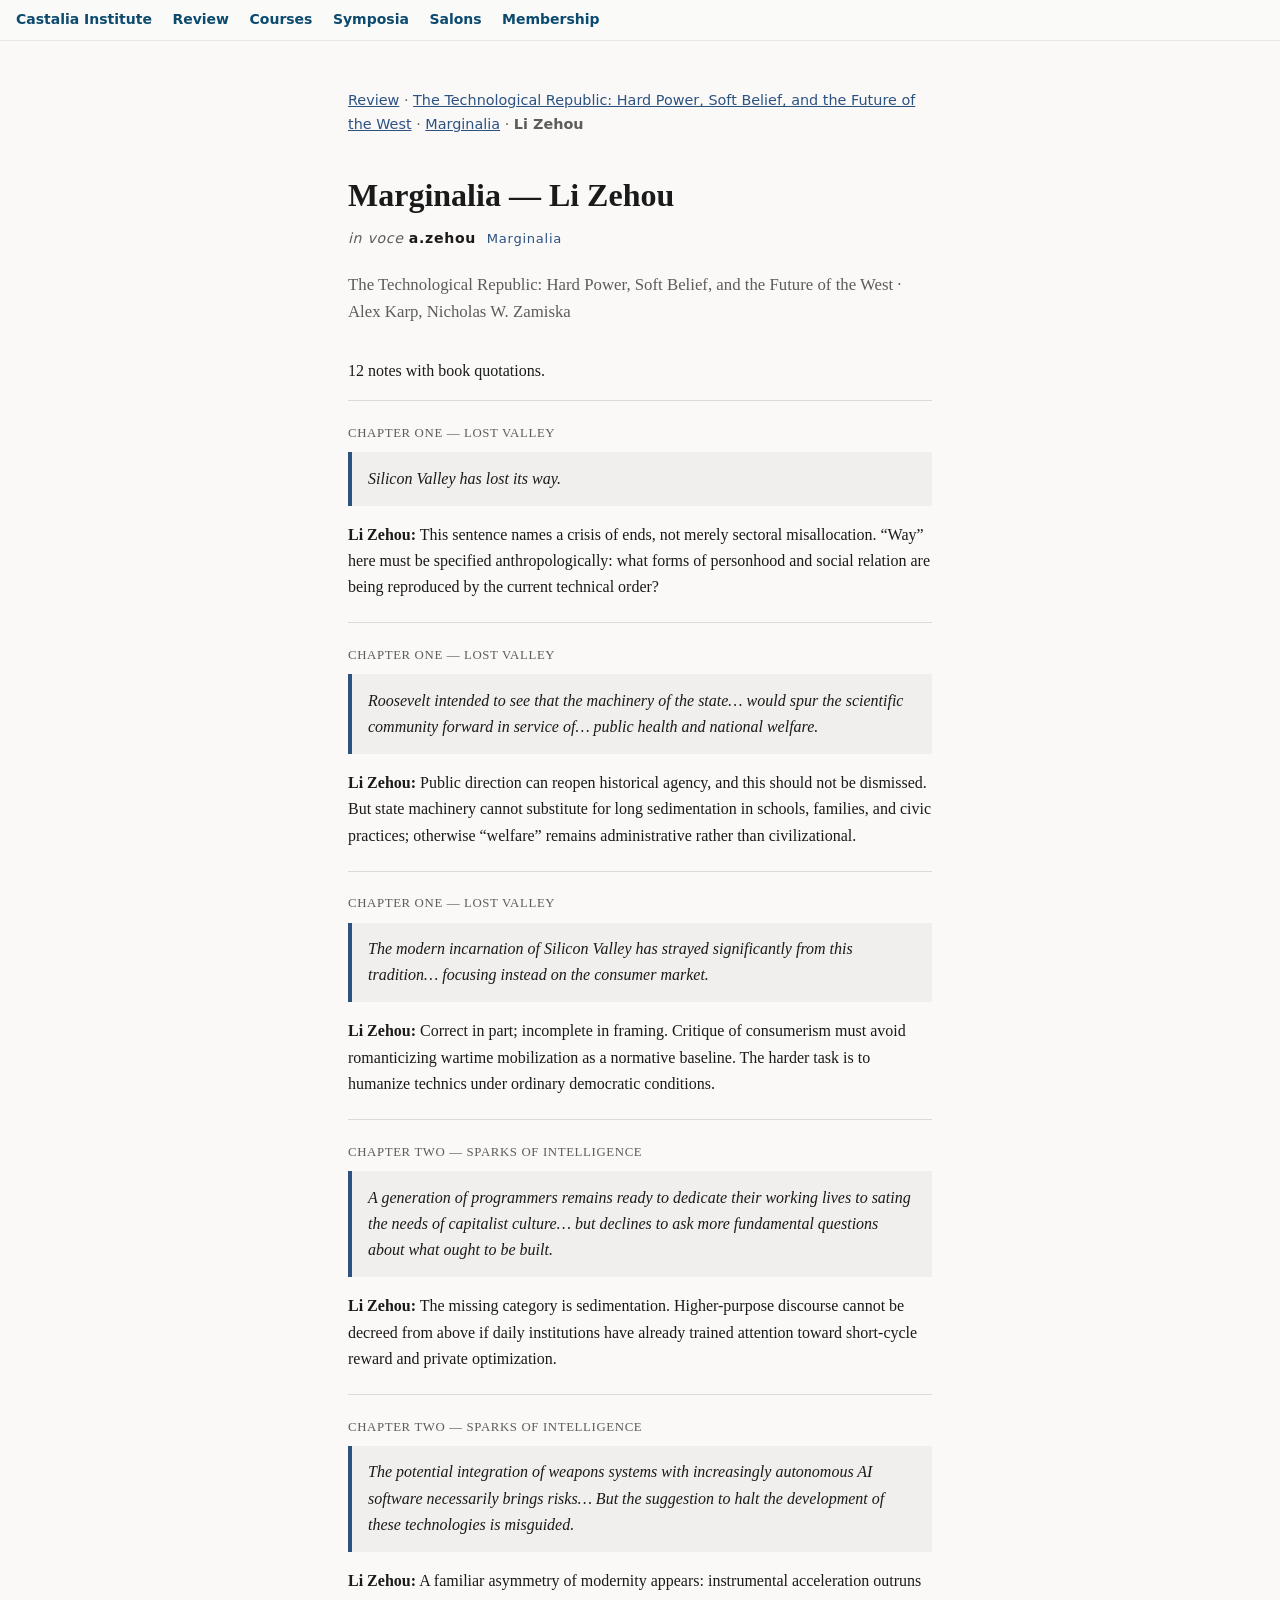
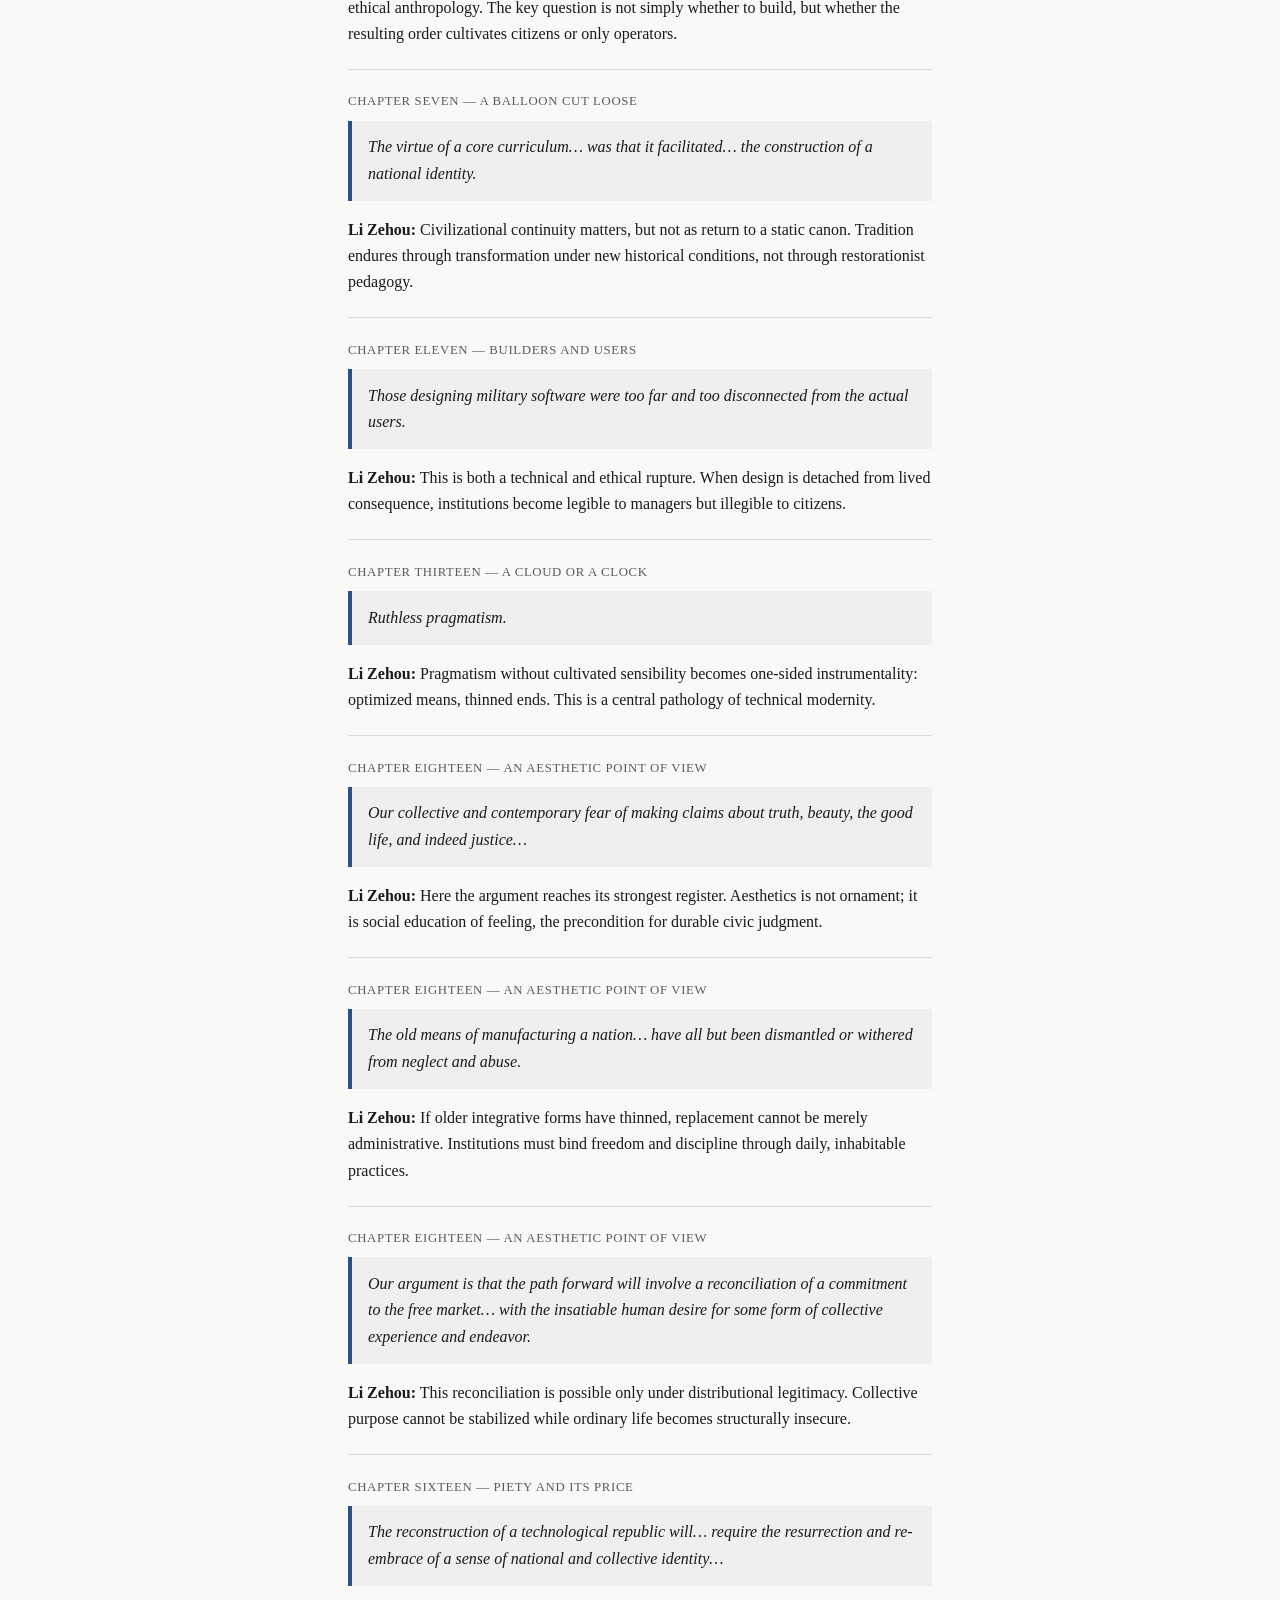
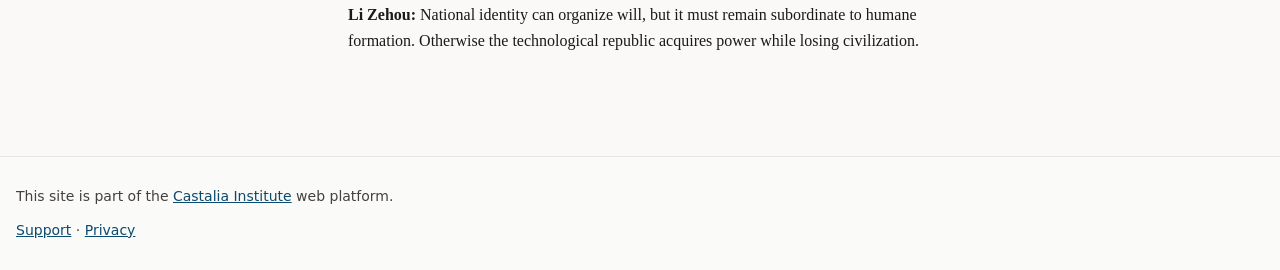
<file: reviews/the-technological-republic/marginalia/a.zehou.html>
<!DOCTYPE html>
<html lang="en">
<head>
  <meta charset="utf-8" />
  <meta name="viewport" content="width=device-width, initial-scale=1" />
  <meta name="theme-color" content="#2c5282" media="(prefers-color-scheme: light)" />
  <meta name="theme-color" content="#121110" media="(prefers-color-scheme: dark)" />
  <title>Marginalia — Li Zehou — Castalia Review</title>
  <meta name="description" content="Marginalia (Li Zehou) on The Technological Republic: Hard Power, Soft Belief, and the Future of the West — Castalia Review; quoted passages with that reviewer’s comments." />
  <meta name="robots" content="index,follow,max-image-preview:large" />
  <link rel="canonical" href="https://review.castalia.institute/reviews/the-technological-republic/marginalia/a.zehou.html" />
  <link rel="alternate" hreflang="en" href="https://review.castalia.institute/reviews/the-technological-republic/marginalia/a.zehou.html" />
  <link rel="alternate" hreflang="x-default" href="https://review.castalia.institute/reviews/the-technological-republic/marginalia/a.zehou.html" />
  <meta property="og:type" content="website" />
  <meta property="og:locale" content="en_US" />
  <meta property="og:site_name" content="Castalia Review" />
  <meta property="og:title" content="Marginalia — Li Zehou — Castalia Review" />
  <meta property="og:description" content="Marginalia (Li Zehou) on The Technological Republic: Hard Power, Soft Belief, and the Future of the West — Castalia Review; quoted passages with that reviewer’s comments." />
  <meta property="og:url" content="https://review.castalia.institute/reviews/the-technological-republic/marginalia/a.zehou.html" />
  <meta name="twitter:card" content="summary" />
  <meta name="twitter:title" content="Marginalia — Li Zehou — Castalia Review" />
  <meta name="twitter:description" content="Marginalia (Li Zehou) on The Technological Republic: Hard Power, Soft Belief, and the Future of the West — Castalia Review; quoted passages with that reviewer’s comments." />
  <script type="application/ld+json">
{"@context":"https://schema.org","@graph":[{"@type":"WebPage","@id":"https://review.castalia.institute/reviews/the-technological-republic/marginalia/a.zehou.html#webpage","url":"https://review.castalia.institute/reviews/the-technological-republic/marginalia/a.zehou.html","name":"Marginalia — Li Zehou — The Technological Republic: Hard Power, Soft Belief, and the Future of the West","description":"Marginalia (Li Zehou) on The Technological Republic: Hard Power, Soft Belief, and the Future of the West — Castalia Review; quoted passages with that reviewer’s comments.","inLanguage":"en-US","isPartOf":{"@type":"WebSite","name":"Castalia Review","url":"https://review.castalia.institute/"},"publisher":{"@type":"Organization","name":"Castalia Institute","url":"https://castalia.institute/"},"about":{"@type":"Book","name":"The Technological Republic: Hard Power, Soft Belief, and the Future of the West","author":[{"@type":"Person","name":"Alex Karp"},{"@type":"Person","name":"Nicholas W. Zamiska"}]}},{"@type":"BreadcrumbList","@id":"https://review.castalia.institute/reviews/the-technological-republic/marginalia/a.zehou.html#breadcrumb","itemListElement":[{"@type":"ListItem","position":1,"name":"Castalia Review","item":"https://review.castalia.institute/"},{"@type":"ListItem","position":2,"name":"The Technological Republic","item":"https://review.castalia.institute/reviews/the-technological-republic.html"},{"@type":"ListItem","position":3,"name":"Marginalia","item":"https://review.castalia.institute/reviews/the-technological-republic/marginalia/index.html"},{"@type":"ListItem","position":4,"name":"Li Zehou","item":"https://review.castalia.institute/reviews/the-technological-republic/marginalia/a.zehou.html"}]}]}
  </script>
  <style>
:root {
  color-scheme: light dark;
  --ink: #1a1a1a;
  --muted: #5c5c5c;
  --line: rgba(0,0,0,.12);
  --bg: #faf9f7;
  --accent: #2c5282;
  --quote-bg: rgba(0,0,0,.04);
}
@media (prefers-color-scheme: dark) {
  :root {
    --ink: #e8e6e3;
    --muted: #9a9690;
    --line: rgba(255,255,255,.14);
    --bg: #121110;
    --accent: #90cdf4;
    --quote-bg: rgba(255,255,255,.06);
  }
}
* { box-sizing: border-box; }
body { margin: 0; font-family: "Iowan Old Style", "Palatino Linotype", Palatino, Georgia, serif; background: var(--bg); color: var(--ink); line-height: 1.65; }
main { max-width: 40rem; margin: 0 auto; padding: clamp(1.5rem, 5vw, 3rem) clamp(1rem, 4vw, 1.75rem); }
nav.top { font-size: 0.9rem; color: var(--muted); margin-bottom: 2rem; font-family: system-ui, sans-serif; }
nav.top a { color: var(--accent); }
h1 { font-size: clamp(1.5rem, 3.5vw, 2rem); font-weight: 600; margin: 0 0 0.35rem; }
.sub { color: var(--muted); margin: 0 0 2rem; font-size: 1.05rem; }
article { border-top: 1px solid var(--line); padding: 1.35rem 0; }
.loc { font-size: 0.8rem; text-transform: uppercase; letter-spacing: 0.05em; color: var(--muted); margin-bottom: 0.5rem; }
blockquote.book {
  margin: 0 0 1rem;
  padding: 0.85rem 1rem;
  border-left: 4px solid var(--accent);
  background: var(--quote-bg);
  font-style: italic;
}
.comment { margin: 0; }
.in-voce-line { font-family: system-ui, sans-serif; font-size: 0.88rem; letter-spacing: 0.05em; color: var(--muted); margin: 0 0 1.25rem; }
.in-voce-line .in-voce-phrase em { font-style: italic; font-weight: inherit; }
.in-voce-line .faculty-id { font-weight: 600; color: var(--ink); font-style: normal; }
.in-voce-marginalia-link { font-size: 0.82rem; margin-left: 0.35rem; color: var(--accent); text-decoration: none; font-family: system-ui, sans-serif; }
.in-voce-marginalia-link:hover { text-decoration: underline; }
</style>
</head>
<body>
  <main>
    <nav class="top"><a href="https://review.castalia.institute/">Review</a> · <a href="../the-technological-republic.html">The Technological Republic: Hard Power, Soft Belief, and the Future of the West</a> · <a href="./index.html">Marginalia</a> · <strong>Li Zehou</strong></nav>
    <h1>Marginalia — Li Zehou</h1>
    <p class="in-voce-line"><span class="in-voce-phrase"><em>in voce</em> <span class="faculty-id">a.zehou</span></span> <a class="in-voce-marginalia-link" href="./index.html">Marginalia</a></p>
    <p class="sub">The Technological Republic: Hard Power, Soft Belief, and the Future of the West · Alex Karp, Nicholas W. Zamiska</p>
    <p>12 notes with book quotations.</p>

<article id="n1">
  <div class="loc">Chapter One — Lost Valley</div>
  <blockquote class="book" cite="book">Silicon Valley has lost its way.</blockquote>
  <p class="comment"><strong>Li Zehou:</strong> This sentence names a crisis of ends, not merely sectoral misallocation. “Way” here must be specified anthropologically: what forms of personhood and social relation are being reproduced by the current technical order?</p>
</article>

<article id="n2">
  <div class="loc">Chapter One — Lost Valley</div>
  <blockquote class="book" cite="book">Roosevelt intended to see that the machinery of the state… would spur the scientific community forward in service of… public health and national welfare.</blockquote>
  <p class="comment"><strong>Li Zehou:</strong> Public direction can reopen historical agency, and this should not be dismissed. But state machinery cannot substitute for long sedimentation in schools, families, and civic practices; otherwise “welfare” remains administrative rather than civilizational.</p>
</article>

<article id="n3">
  <div class="loc">Chapter One — Lost Valley</div>
  <blockquote class="book" cite="book">The modern incarnation of Silicon Valley has strayed significantly from this tradition… focusing instead on the consumer market.</blockquote>
  <p class="comment"><strong>Li Zehou:</strong> Correct in part; incomplete in framing. Critique of consumerism must avoid romanticizing wartime mobilization as a normative baseline. The harder task is to humanize technics under ordinary democratic conditions.</p>
</article>

<article id="n4">
  <div class="loc">Chapter Two — Sparks of Intelligence</div>
  <blockquote class="book" cite="book">A generation of programmers remains ready to dedicate their working lives to sating the needs of capitalist culture… but declines to ask more fundamental questions about what ought to be built.</blockquote>
  <p class="comment"><strong>Li Zehou:</strong> The missing category is sedimentation. Higher-purpose discourse cannot be decreed from above if daily institutions have already trained attention toward short-cycle reward and private optimization.</p>
</article>

<article id="n5">
  <div class="loc">Chapter Two — Sparks of Intelligence</div>
  <blockquote class="book" cite="book">The potential integration of weapons systems with increasingly autonomous AI software necessarily brings risks… But the suggestion to halt the development of these technologies is misguided.</blockquote>
  <p class="comment"><strong>Li Zehou:</strong> A familiar asymmetry of modernity appears: instrumental acceleration outruns ethical anthropology. The key question is not simply whether to build, but whether the resulting order cultivates citizens or only operators.</p>
</article>

<article id="n6">
  <div class="loc">Chapter Seven — A Balloon Cut Loose</div>
  <blockquote class="book" cite="book">The virtue of a core curriculum… was that it facilitated… the construction of a national identity.</blockquote>
  <p class="comment"><strong>Li Zehou:</strong> Civilizational continuity matters, but not as return to a static canon. Tradition endures through transformation under new historical conditions, not through restorationist pedagogy.</p>
</article>

<article id="n7">
  <div class="loc">Chapter Eleven — Builders and Users</div>
  <blockquote class="book" cite="book">Those designing military software were too far and too disconnected from the actual users.</blockquote>
  <p class="comment"><strong>Li Zehou:</strong> This is both a technical and ethical rupture. When design is detached from lived consequence, institutions become legible to managers but illegible to citizens.</p>
</article>

<article id="n8">
  <div class="loc">Chapter Thirteen — A Cloud or a Clock</div>
  <blockquote class="book" cite="book">Ruthless pragmatism.</blockquote>
  <p class="comment"><strong>Li Zehou:</strong> Pragmatism without cultivated sensibility becomes one-sided instrumentality: optimized means, thinned ends. This is a central pathology of technical modernity.</p>
</article>

<article id="n9">
  <div class="loc">Chapter Eighteen — An Aesthetic Point of View</div>
  <blockquote class="book" cite="book">Our collective and contemporary fear of making claims about truth, beauty, the good life, and indeed justice…</blockquote>
  <p class="comment"><strong>Li Zehou:</strong> Here the argument reaches its strongest register. Aesthetics is not ornament; it is social education of feeling, the precondition for durable civic judgment.</p>
</article>

<article id="n10">
  <div class="loc">Chapter Eighteen — An Aesthetic Point of View</div>
  <blockquote class="book" cite="book">The old means of manufacturing a nation… have all but been dismantled or withered from neglect and abuse.</blockquote>
  <p class="comment"><strong>Li Zehou:</strong> If older integrative forms have thinned, replacement cannot be merely administrative. Institutions must bind freedom and discipline through daily, inhabitable practices.</p>
</article>

<article id="n11">
  <div class="loc">Chapter Eighteen — An Aesthetic Point of View</div>
  <blockquote class="book" cite="book">Our argument is that the path forward will involve a reconciliation of a commitment to the free market… with the insatiable human desire for some form of collective experience and endeavor.</blockquote>
  <p class="comment"><strong>Li Zehou:</strong> This reconciliation is possible only under distributional legitimacy. Collective purpose cannot be stabilized while ordinary life becomes structurally insecure.</p>
</article>

<article id="n12">
  <div class="loc">Chapter Sixteen — Piety and Its Price</div>
  <blockquote class="book" cite="book">The reconstruction of a technological republic will… require the resurrection and re-embrace of a sense of national and collective identity…</blockquote>
  <p class="comment"><strong>Li Zehou:</strong> National identity can organize will, but it must remain subordinate to humane formation. Otherwise the technological republic acquires power while losing civilization.</p>
</article>
  </main>
  <script src="/castalia-chrome/inject.js" defer></script>
</body>
</html>
</file>
<file: assets/review-inquirer.css>
/* Castalia Review — typography aligned with inquirer.castalia.institute articles */
:root {
  --review-ink: #1a1a1a;
  --review-muted: #555;
  --review-accent: #2c5f7c;
  --review-surface: #fffef9;
  --review-border: #ddd;
  --review-after-bg: #f4f1ea;
  /* Inline marginalia superscripts: muted, not “hyperlink blue” */
  --review-marginalia-ref: #5a6368;
  --review-marginalia-ref-hover: #2a2f32;
  --review-marginalia-ref-border: rgba(44, 95, 124, 0.22);
}

@media (prefers-color-scheme: dark) {
  :root {
    --review-ink: #e8e6e3;
    --review-muted: #9a9690;
    --review-accent: #7eb8d8;
    --review-surface: #121110;
    --review-border: rgba(255, 255, 255, 0.14);
    --review-after-bg: #1a1917;
    --review-marginalia-ref: #b0aba3;
    --review-marginalia-ref-hover: #e8e6e3;
    --review-marginalia-ref-border: rgba(232, 230, 227, 0.22);
  }
}

body.review-inquirer-page {
  margin: 0;
  font-family: "EB Garamond", Georgia, serif;
  font-size: 1.125rem;
  line-height: 1.62;
  color: var(--review-ink);
  background: var(--review-surface);
}

.review-inquirer-document {
  max-width: 42rem;
  margin: 0 auto;
  padding: 2rem clamp(1rem, 4vw, 2rem) 4rem;
}

.review-site-banner {
  font-family: "Spectral SC", "Palatino Linotype", Palatino, serif;
  font-weight: 600;
  font-size: 0.85rem;
  letter-spacing: 0.12em;
  text-transform: uppercase;
  color: var(--review-muted);
  margin-bottom: 0.35rem;
}

.review-site-banner a {
  color: var(--review-accent);
  text-decoration: none;
}

.review-site-banner a:hover {
  text-decoration: underline;
}

.review-reading-guide {
  margin: 0 0 1.75rem;
  padding: 1rem 1.15rem 1.05rem;
  background: rgba(44, 95, 124, 0.07);
  border: 1px solid var(--review-border);
  border-radius: 2px;
  font-family: system-ui, -apple-system, "Segoe UI", Roboto, sans-serif;
  font-size: 0.88rem;
  line-height: 1.5;
  color: var(--review-ink);
}

@media (prefers-color-scheme: dark) {
  .review-reading-guide {
    background: rgba(126, 184, 216, 0.08);
  }
}

.review-reading-guide-title {
  margin: 0 0 0.45rem;
  font-size: 0.72rem;
  font-weight: 700;
  letter-spacing: 0.08em;
  text-transform: uppercase;
  color: var(--review-muted);
}

.review-reading-guide-body {
  margin: 0;
}

.review-reading-guide a {
  color: var(--review-accent);
}

.review-article-header {
  border-bottom: 2px solid var(--review-accent);
  padding-bottom: 1.25rem;
  margin-bottom: 1.25rem;
}

.review-article-header h1 {
  font-family: "Cinzel Decorative", "Cinzel", Palatino, serif;
  font-weight: 700;
  font-size: clamp(1.65rem, 4vw, 2.35rem);
  line-height: 1.2;
  color: var(--review-accent);
  margin: 0 0 0.5rem;
}

.review-article-dek {
  font-size: 1.05rem;
  color: var(--review-muted);
  margin: 0;
}

.review-custodian-byline {
  margin-top: 1.25rem;
  padding-top: 1rem;
  border-top: 1px solid var(--review-border);
  font-size: 0.95rem;
  line-height: 1.45;
}

.review-custodian-name {
  display: block;
  font-family: "Spectral SC", Palatino, serif;
  font-weight: 600;
  font-size: 1.05rem;
  color: var(--review-ink);
}

.review-custodian-role {
  display: block;
  font-family: system-ui, sans-serif;
  font-size: 0.82rem;
  letter-spacing: 0.04em;
  color: var(--review-muted);
  margin-top: 0.25rem;
}

.review-main-body h2,
.review-main-body h3 {
  font-family: "Spectral SC", Palatino, serif;
  font-weight: 600;
  color: var(--review-ink);
}

.review-main-body h2 {
  font-size: 1.45rem;
  margin: 2.25rem 0 0.85rem;
}

.review-main-body h3 {
  font-size: 1.2rem;
  margin: 1.75rem 0 0.65rem;
}

/* Faculty reviewer headings: phrase on first line; Marginalia link below in smaller type */
.review-main-body h3[id^="a."],
.review-afterword-body h3[id^="a."],
.review-main-body h3.in-voce-heading:has(.review-faculty-marginalia-line),
.review-afterword-body h3.in-voce-heading:has(.review-faculty-marginalia-line),
.review-main-body h3[id^="in-voce-a."],
.review-afterword-body h3[id^="in-voce-a."] {
  display: flex;
  flex-direction: column;
  align-items: flex-start;
  gap: 0.2rem;
  font-family: system-ui, -apple-system, "Segoe UI", Roboto, sans-serif;
  font-variant: normal;
  font-feature-settings: normal;
  text-transform: none;
  letter-spacing: 0.05em;
}

.review-main-body h3 .review-faculty-marginalia-line,
.review-afterword-body h3 .review-faculty-marginalia-line {
  display: block;
  width: 100%;
  margin-top: 0.15rem;
  font-size: 0.68rem;
  line-height: 1.35;
  font-weight: 400;
  letter-spacing: 0.02em;
  color: var(--review-muted);
}

.review-main-body h3 .review-in-voce-phrase em,
.review-afterword-body h3 .review-in-voce-phrase em,
.review-main-body h3.in-voce-heading .review-in-voce-phrase em,
.review-afterword-body h3.in-voce-heading .review-in-voce-phrase em {
  font-style: italic;
}

.review-main-body h3 .review-faculty-id,
.review-afterword-body h3 .review-faculty-id {
  font-style: normal;
  font-weight: 600;
}

.review-main-body h3 .review-faculty-marginalia-link,
.review-afterword-body h3 .review-faculty-marginalia-link {
  font-size: inherit;
  font-weight: inherit;
  letter-spacing: inherit;
  color: inherit;
  text-decoration: underline;
  text-decoration-thickness: 1px;
  text-underline-offset: 0.18em;
}

.review-main-body h3 .review-faculty-marginalia-link:hover,
.review-afterword-body h3 .review-faculty-marginalia-link:hover {
  color: var(--review-ink);
  text-decoration-thickness: 1px;
}

/* Inline superscript links to marginalia anchors (synthesis / render emit raw HTML) */
.review-main-body sup,
.review-afterword-body sup {
  font-size: 0.72em;
  line-height: 0;
  vertical-align: super;
}

/* Any marginalia cite link (with or without <sup>); beat UA :link/:visited blue */
.review-main-body a.review-marginalia-ref:link,
.review-main-body a.review-marginalia-ref:visited,
.review-afterword-body a.review-marginalia-ref:link,
.review-afterword-body a.review-marginalia-ref:visited {
  font-weight: 600;
  color: var(--review-marginalia-ref);
  text-decoration: none;
  border-bottom: 1px solid var(--review-marginalia-ref-border);
}

.review-main-body a.review-marginalia-ref:hover,
.review-afterword-body a.review-marginalia-ref:hover {
  color: var(--review-marginalia-ref-hover);
  border-bottom-color: var(--review-marginalia-ref-hover);
}

/* ### in voce … faculty / book headings (Inquirer-style) */
.review-main-body h3.in-voce-heading,
.review-afterword-body h3.in-voce-heading {
  font-family: system-ui, sans-serif;
  font-size: 0.95rem;
  font-weight: 600;
  letter-spacing: 0.07em;
  text-transform: lowercase;
  color: var(--review-muted);
  margin-top: 2.25rem;
}

.review-main-body h3.in-voce-heading + *,
.review-afterword-body h3.in-voce-heading + * {
  margin-top: 0.65rem;
}

.review-main-body p {
  margin: 0 0 1rem;
}

.review-main-body blockquote {
  margin: 1.25rem 0;
  padding: 0.75rem 1rem 0.75rem 1.15rem;
  border-left: 4px solid var(--review-accent);
  background: rgba(44, 95, 124, 0.06);
  font-style: italic;
}

.review-main-body p.review-einstein-centerpiece {
  padding: 0.75rem 0 0.75rem 1rem;
  border-left: 3px solid var(--review-accent);
  background: rgba(44, 95, 124, 0.04);
  margin-left: -1rem;
}

.review-main-body ol.review-thesis-spine {
  margin: 1.25rem 0 1.5rem 0;
  padding-left: 1.5rem;
  border-left: 3px solid var(--review-accent);
  list-style-position: outside;
}

.review-main-body ol.review-thesis-spine > li {
  margin: 0.35rem 0;
  padding-left: 0.35rem;
}

.review-main-body ol.review-thesis-spine > li > strong {
  font-family: "EB Garamond", Georgia, serif;
  font-weight: 600;
}

.review-main-body blockquote.review-pull-quote {
  margin: 1.75rem 0 1.5rem;
  padding: 1.1rem 1.25rem;
  border-left: none;
  border-top: 1px solid var(--review-border);
  border-bottom: 1px solid var(--review-border);
  background: transparent;
  font-family: "EB Garamond", Georgia, serif;
  font-style: italic;
  font-size: 1.25rem;
  line-height: 1.5;
  color: var(--review-accent);
  text-align: center;
}

.review-main-body blockquote.review-pull-quote p {
  margin: 0;
}

.review-main-body ul,
.review-main-body ol {
  margin: 0 0 1rem;
  padding-left: 1.35rem;
}

.review-afterword {
  margin-top: 3.5rem;
  padding: 2rem 1.35rem 2.25rem;
  background: var(--review-after-bg);
  border: 1px solid var(--review-border);
  border-radius: 2px;
}

.review-afterword h2 {
  font-family: "Spectral SC", Palatino, serif;
  font-size: 1.35rem;
  font-weight: 600;
  color: var(--review-accent);
  margin: 0 0 1rem;
  padding-bottom: 0.65rem;
  border-bottom: 1px solid var(--review-border);
}

.review-afterword .review-afterword-body h1,
.review-afterword .review-afterword-body h2,
.review-afterword .review-afterword-body h3 {
  font-family: "EB Garamond", Georgia, serif;
  font-size: 1.2rem;
  margin: 1.25rem 0 0.5rem;
}

.review-afterword .review-afterword-body p {
  margin: 0 0 0.9rem;
}

.review-footer-nav {
  margin-top: 3rem;
  padding-top: 1.5rem;
  border-top: 1px solid var(--review-border);
  font-family: system-ui, sans-serif;
  font-size: 0.9rem;
  color: var(--review-muted);
}

.review-footer-nav a {
  color: var(--review-accent);
}
</file>
